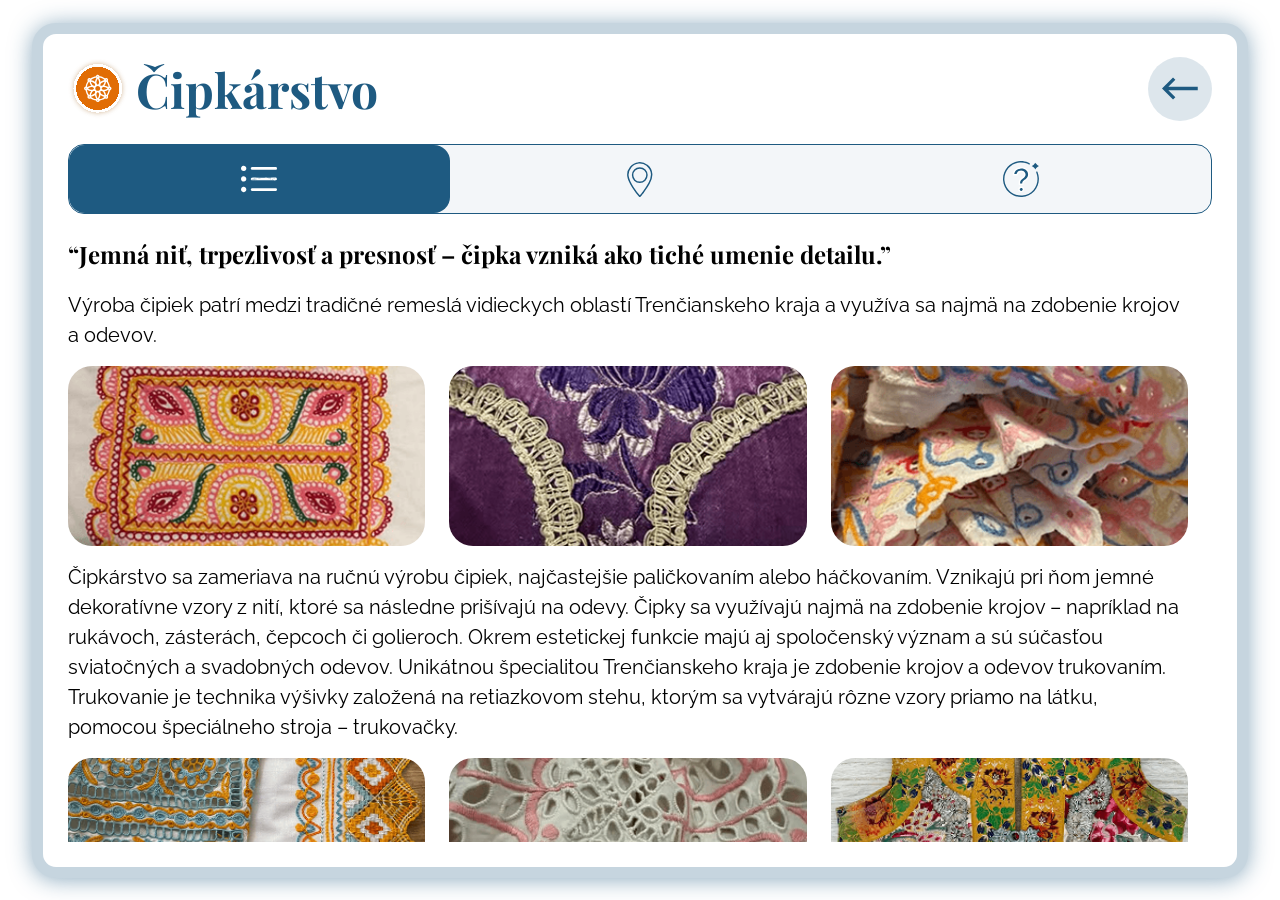
<file: html_casti/cipkarstvo.html>
<!doctype html>
<html lang="sk">
  <head>
    <meta charset="utf-8" />
    <meta name="viewport" content="width=device-width, initial-scale=1" />
    <link rel="preconnect" href="https://fonts.googleapis.com" />
    <link rel="preconnect" href="https://fonts.gstatic.com" crossorigin />
    <link
      href="https://fonts.googleapis.com/css2?family=Playfair+Display:ital,wght@0,400..900;1,400..900&family=Raleway:ital,wght@0,100..900;1,100..900&display=swap"
      rel="stylesheet"
    />
    <title>Čipkárstvo</title>
    <link rel="stylesheet" href="css/styles_main.css" />
  </head>
  <body>
    <div class="panel">
      <div class="header">
        <div class="header_first">
          <img class="img_header" src="../images/cipkarstvo_svg_icon.svg" />
          <div class="title">Čipkárstvo</div>
        </div>
        <a class="circle-btn" href="remesla.html">
          <img class="btn_icon" src="../images/arrow_icon_back.svg"
        /></a>
      </div>

      <div class="tabs">
        <button id="tabText" class="tab active btn" onclick="showPage('text')">
          <img class="btn_icon" src="../images/list_icon.svg" />
        </button>
        <button id="tabText4" class="tab btn" onclick="showPage('text4')">
          <img class="btn_icon" src="../images/location_icon.svg" />
        </button>

        <button id="tabText2" class="tab btn" onclick="showPage('text2')">
          <img class="btn_icon" src="../images/question_icon.svg" />
        </button>
      </div>

      <div class="content">
        <div id="textPage" class="page active">
          <div class="text-container">
            <h2>
              “Jemná niť, trpezlivosť a presnosť – čipka vzniká ako tiché umenie
              detailu.”
            </h2>
            <p>
              Výroba čipiek patrí medzi tradičné remeslá vidieckych oblastí
              Trenčianskeho kraja a využíva sa najmä na zdobenie krojov a
              odevov.
            </p>

            <div class="three_img">
              <img class="" src="../images/cipkarstvo/1.png" />
              <img class="" src="../images/cipkarstvo/2.png" />
              <img class="" src="../images/cipkarstvo/3.png" />
            </div>

            <p>
              Čipkárstvo sa zameriava na ručnú výrobu čipiek, najčastejšie
              paličkovaním alebo háčkovaním. Vznikajú pri ňom jemné dekoratívne
              vzory z nití, ktoré sa následne prišívajú na odevy. Čipky sa
              využívajú najmä na zdobenie krojov – napríklad na rukávoch,
              zásterách, čepcoch či golieroch. Okrem estetickej funkcie majú aj
              spoločenský význam a sú súčasťou sviatočných a svadobných odevov.
              Unikátnou špecialitou Trenčianskeho kraja je zdobenie krojov a
              odevov trukovaním. Trukovanie je technika výšivky založená na
              retiazkovom stehu, ktorým sa vytvárajú rôzne vzory priamo na
              látku, pomocou špeciálneho stroja – trukovačky.
            </p>

            <div class="three_img">
              <img class="" src="../images/cipkarstvo/4.png" />
              <img class="" src="../images/cipkarstvo/5.png" />
              <img class="" src="../images/cipkarstvo/6.png" />
            </div>

            <p>
              Trukovanie je regionálna špecialita tejto oblasti, zatiaľ čo
              čipkárstvo patrí medzi rozšírené remeslá v širšom regióne.
              Čipkárstvo sa s trukovaním často kombinuje a spolu vytvárajú
              bohatý a harmonický vzhľad krojov.
            </p>
          </div>
        </div>

        <div id="text2Page" class="page">
          <div class="text-container">
            <p>
              Vzory čipiek sa často dedia z generácie na generáciu a každá obec
              môže mať svoj typický štýl zdobenia. Trukovárky si svoje know-how
              často starostlivo chránili a len zriedka ho odovzdávali ďalej, aby
              si zachovali jedinečnosť svojej práce. V Čachticiach vzniká
              krojové múzeum, kde bude túto techniku predvádzať súčasná jediná
              aktívna trukovárka, Magdaléna Miklovič Černoková.
            </p>
          </div>
        </div>

        <div id="text4Page" class="page">
          <img class="mapa" src="../images/cipkarstvo/mapa_cipkarstvo.png" />
        </div>
      </div>
    </div>
    <script src="js/script_main.js"></script>
  </body>
</html>
</file>
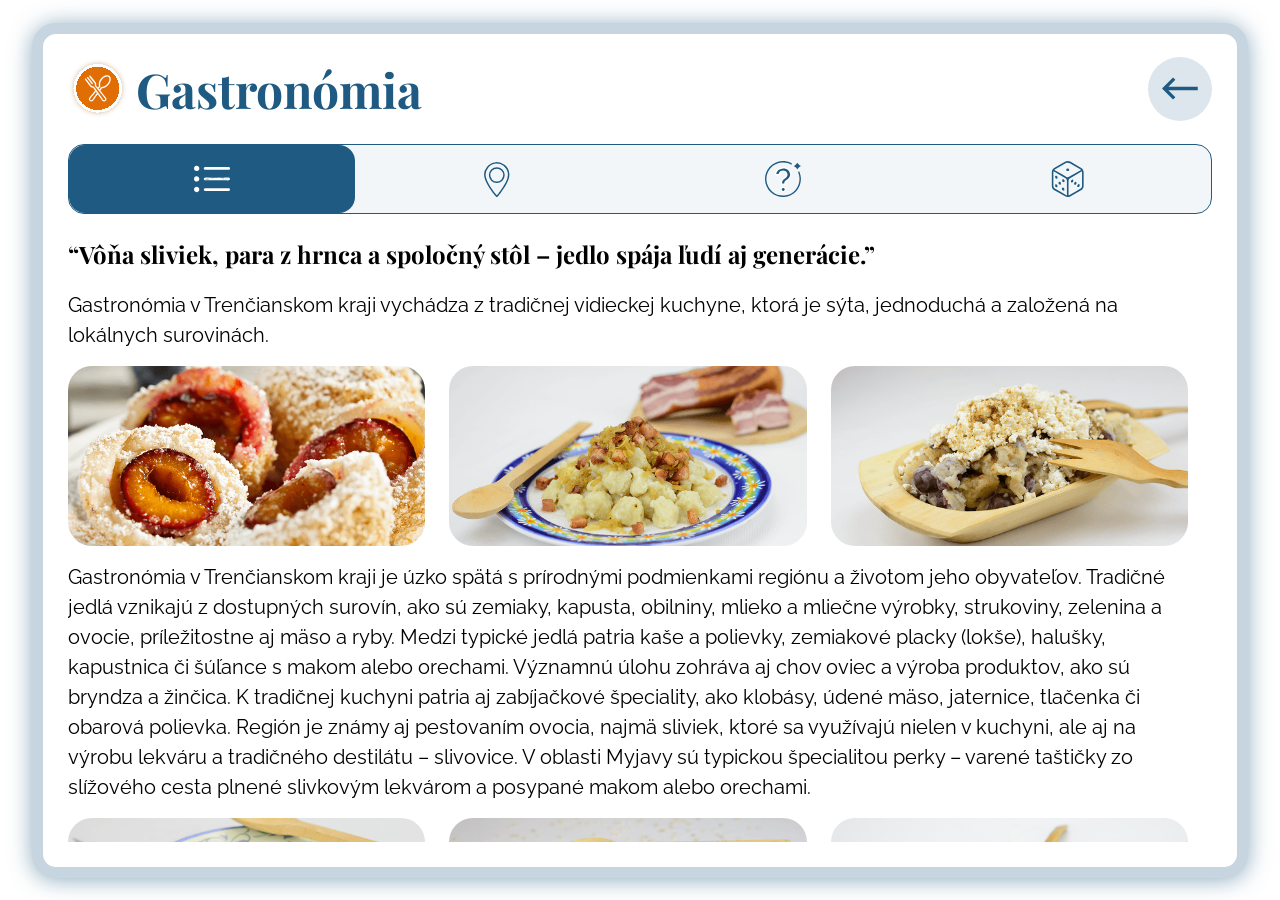
<file: html_casti/gastronomia.html>
<!doctype html>
<html lang="sk">
  <head>
    <meta charset="utf-8" />
    <meta name="viewport" content="width=device-width, initial-scale=1" />
    <link rel="preconnect" href="https://fonts.googleapis.com" />
    <link rel="preconnect" href="https://fonts.gstatic.com" crossorigin />
    <link
      href="https://fonts.googleapis.com/css2?family=Playfair+Display:ital,wght@0,400..900;1,400..900&family=Raleway:ital,wght@0,100..900;1,100..900&display=swap"
      rel="stylesheet"
    />
    <title>Gastronómia</title>
    <link rel="stylesheet" href="css/styles_game.css" />
    <link rel="stylesheet" href="css/styles_main.css" />
  </head>
  <body>
    <div class="panel">
      <div class="header">
        <div class="header_first">
          <img class="img_header" src="../images/gastro_icon.svg" />
          <div class="title">Gastronómia</div>
        </div>
        <a class="circle-btn" href="remesla.html">
          <img class="btn_icon" src="../images/arrow_icon_back.svg"
        /></a>
      </div>

      <div class="tabs">
        <button id="tabText" class="tab active btn" onclick="showPage('text')">
          <img class="btn_icon" src="../images/list_icon.svg" />
        </button>
        <button id="tabText4" class="tab btn" onclick="showPage('text4')">
          <img class="btn_icon" src="../images/location_icon.svg" />
        </button>

        <button id="tabText2" class="tab btn" onclick="showPage('text2')">
          <img class="btn_icon" src="../images/question_icon.svg" />
        </button>
        <button id="tabText3" class="tab btn" onclick="showPage('text3')">
          <img class="btn_icon" src="../images/kocka_icon.svg" />
        </button>
      </div>

      <div class="content">
        <div id="textPage" class="page active">
          <div class="text-container">
            <h2>
              “Vôňa sliviek, para z hrnca a spoločný stôl – jedlo spája ľudí aj
              generácie.”
            </h2>
            <p>
              Gastronómia v Trenčianskom kraji vychádza z tradičnej vidieckej
              kuchyne, ktorá je sýta, jednoduchá a založená na lokálnych
              surovinách.
            </p>

            <div class="three_img">
              <img class="" src="../images/gastronomia/1.png" />
              <img class="" src="../images/gastronomia/2.png" />
              <img class="" src="../images/gastronomia/3.png" />
            </div>

            <p>
              Gastronómia v Trenčianskom kraji je úzko spätá s prírodnými
              podmienkami regiónu a životom jeho obyvateľov. Tradičné jedlá
              vznikajú z dostupných surovín, ako sú zemiaky, kapusta, obilniny,
              mlieko a mliečne výrobky, strukoviny, zelenina a ovocie,
              príležitostne aj mäso a ryby. Medzi typické jedlá patria kaše a
              polievky, zemiakové placky (lokše), halušky, kapustnica či šúľance
              s makom alebo orechami. Významnú úlohu zohráva aj chov oviec a
              výroba produktov, ako sú bryndza a žinčica. K tradičnej kuchyni
              patria aj zabíjačkové špeciality, ako klobásy, údené mäso,
              jaternice, tlačenka či obarová polievka. Región je známy aj
              pestovaním ovocia, najmä sliviek, ktoré sa využívajú nielen v
              kuchyni, ale aj na výrobu lekváru a tradičného destilátu –
              slivovice. V oblasti Myjavy sú typickou špecialitou perky – varené
              taštičky zo slížového cesta plnené slivkovým lekvárom a posypané
              makom alebo orechami.
            </p>

            <div class="three_img">
              <img class="" src="../images/gastronomia/4.png" />
              <img class="" src="../images/gastronomia/5.png" />
              <img class="" src="../images/gastronomia/6.png" />
            </div>
            <p>
              Varenie slivkového lekváru bolo spoločenskou udalosťou, na ktorej
              sa stretávala širšia rodina aj susedia. Obľúbenou pochúťkou je aj
              sušené ovocie, z ktorého sa pripravujú polievky a kaše.
              Gastronómia nie je len o jedle, ale aj o spoločných stretnutiach a
              tradíciách, ktoré sa odovzdávajú z generácie na generáciu. Najmä
              pri príležitostiach, ako sú zabíjačky či sviatky, sa pripravovali
              špeciálne tradičné jedlá, ktoré dodnes zohrávajú dôležitú úlohu v
              komunitnom živote.
            </p>
          </div>
        </div>

        <div id="text4Page" class="page">
          <img class="mapa" src="../images/gastronomia/mapa_gastro.png" />
        </div>

        <div id="text2Page" class="page">
          <div class="text-container">
            <p>
              Na Myjave sa dodnes pripravuje obradová cestovina – tzv. hrtánki,
              ktoré sa pripravovali v pitlikárskych rodinách (pitlikár – tkáč,
              ktorý tká špeciálne plátenko využívané ako sitá do mlynov) na
              opotrebovanej časti tkáčskeho stavu – paprsteku. Pripravovali sa
              ako závarka do morčacej a slepačej polievky počas slávnostných
              príležitostí.
            </p>
          </div>
        </div>
        <div id="text3Page" class="page">
          <section id="ingredients-game" class="game-panel">
            <section class="gastronomia_top" aria-label="Zadanie procesu">
              <div class="gastronomia_picture_text">
                <img class="" src="assets/images/misa.svg" />
                <p class="strong_p">Uvar tradičné slovenské perky</p>
              </div>

              <div class="recipe-status" aria-label="Stav receptu">
                <span id="recipe-round">1/3</span>
                <strong id="recipe-timer">12.0 </strong>
              </div>
            </section>

            <section class="recipe-board" aria-label="Skladanie receptu">
              <section class="recipe-card" aria-label="Aktualny recept">
                <p class="column-title">Recept</p>
                <h3 id="recipe-name">Zemiakove cesto</h3>
                <p id="recipe-instruction" class="recipe-instruction"></p>
                <div
                  id="recipe-targets"
                  class="recipe-targets"
                  aria-label="Potrebne ingrediencie"
                ></div>
                <div class="timing-track" aria-label="Cas do konca kola">
                  <span id="timing-fill"></span>
                </div>
                <p id="recipe-feedback" class="feedback" aria-live="polite"></p>
              </section>

              <section class="mixing-zone" aria-label="Miska na miesanie">
                <p class="column-title">Misa</p>
                <div id="mixing-bowl" class="mixing-bowl">
                  <span class="steam steam-one" aria-hidden="true"></span>
                  <span class="steam steam-two" aria-hidden="true"></span>
                  <span class="steam steam-three" aria-hidden="true"></span>
                  <span class="bubble bubble-one" aria-hidden="true"></span>
                  <span class="bubble bubble-two" aria-hidden="true"></span>
                  <span class="bubble bubble-three" aria-hidden="true"></span>
                  <span class="cooking-surface" aria-hidden="true"></span>
                  <span class="stir-line stir-one" aria-hidden="true"></span>
                  <span class="stir-line stir-two" aria-hidden="true"></span>

                  <div
                    id="stage-product"
                    class="stage-product stage-board"
                    aria-hidden="true"
                  >
                    <img
                      class="scene-image scene-board"
                      src="assets/ingredients/cutting-board.svg"
                      alt=""
                    />
                    <img
                      class="scene-image scene-pot"
                      src="assets/ingredients/cooking-pot.svg"
                      alt=""
                    />
                    <img
                      class="scene-image scene-plate"
                      src="assets/ingredients/plate-empty.svg"
                      alt=""
                    />

                    <span class="rolling-pin"></span>
                    <span class="knife"></span>
                    <span class="dough-shape"></span>
                    <span class="dough-piece piece-one"></span>
                    <span class="dough-piece piece-two"></span>
                    <span class="dough-piece piece-three"></span>
                    <span class="jam-dot jam-one"></span>
                    <span class="jam-dot jam-two"></span>
                    <span class="jam-dot jam-three"></span>
                    <span class="press press-one"></span>
                    <span class="press press-two"></span>
                    <span class="press press-three"></span>
                    <span class="perky-piece perky-one"></span>
                    <span class="perky-piece perky-two"></span>
                    <span class="perky-piece perky-three"></span>
                    <span class="strainer"></span>
                    <span class="sprinkle sprinkle-one"></span>
                    <span class="sprinkle sprinkle-two"></span>
                    <span class="sprinkle sprinkle-three"></span>
                  </div>

                  <span
                    id="stage-label"
                    class="stage-label"
                    aria-live="polite"
                  ></span>
                  <span class="bowl-rim"></span>
                  <span id="bowl-placeholder" class="bowl-placeholder"
                    >Pusti surovinu sem</span
                  >
                  <div id="bowl-items" class="bowl-items"></div>
                </div>
              </section>
              <section class="ingredients-shelf" aria-label="Ingrediencie">
                <p class="column-title">Suroviny</p>
                <div id="ingredient-bank" class="ingredient-bank"></div>
              </section>
            </section>

            <section
              class="process-actions-gastro"
              aria-label="Ovladanie receptu"
            >
              <button id="start-recipe" class="secondary-button" type="button">
                Štart
              </button>
              <button id="reset-recipe" class="primary-button" type="button">
                Reset
              </button>
            </section>
          </section>

          <div id="recipe-finished" class="recipe-finished hidden">
            <img id="dialog-image" src="../images/gastronomia/perky.png" />
            <h2 id="dialog-title">Perfektné!</h2>
            <p id="result">Už vieš pripraviť perky ako pravý šéfkuchár!</p>

            <button id="play-again" class="secondary-button" type="button">
              Hrať znova
            </button>
          </div>
        </div>
      </div>
    </div>

    <script src="js/script_main.js"></script>
    <script src="js/script_gastronomia.js"></script>
  </body>
</html>
</file>
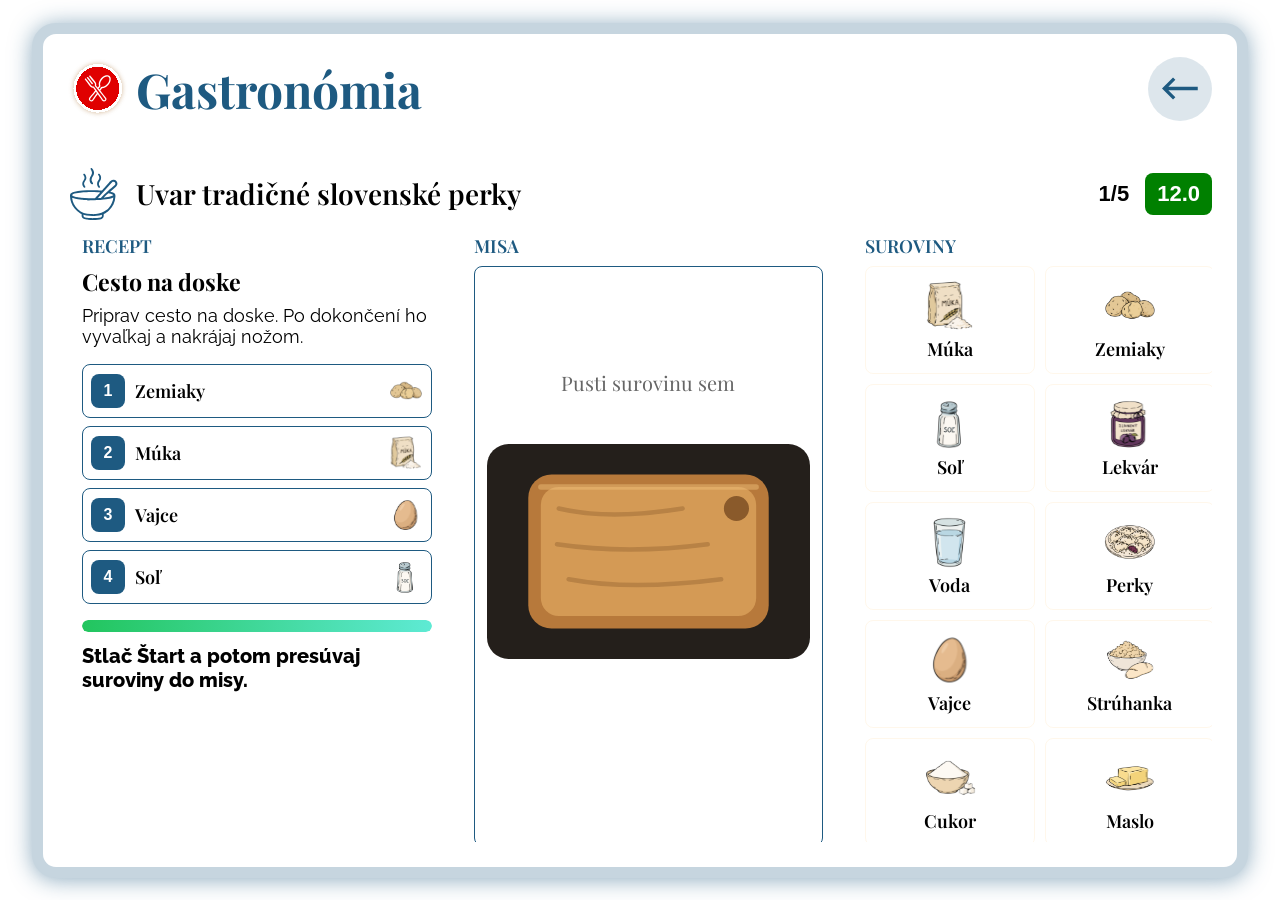
<file: html_casti/hra_gastronomia.html>
<!doctype html>
<html lang="sk">
  <head>
    <meta charset="utf-8" />
    <meta name="viewport" content="width=device-width, initial-scale=1" />
    <link rel="preconnect" href="https://fonts.googleapis.com" />
    <link rel="preconnect" href="https://fonts.gstatic.com" crossorigin />
    <link
      href="https://fonts.googleapis.com/css2?family=Playfair+Display:ital,wght@0,400..900;1,400..900&family=Raleway:ital,wght@0,100..900;1,100..900&display=swap"
      rel="stylesheet"
    />
    <title>Gastronómia</title>
    <link rel="stylesheet" href="css/styles_game.css" />
    <link rel="stylesheet" href="css/styles_main.css" />
  </head>
  <body>
    <div class="panel">
      <div class="header">
        <div class="header_first">
          <img class="img_header" src="../images/hra_gastronomia.svg" />
          <div class="title">Gastronómia</div>
        </div>
        <a class="circle-btn" href="hry.html">
          <img class="btn_icon" src="../images/arrow_icon_back.svg"
        /></a>
      </div>

      <div class="content">
        <div id="text3Page" class="page active">
          <section id="ingredients-game" class="game-panel">
            <section class="gastronomia_top" aria-label="Zadanie procesu">
              <div class="gastronomia_picture_text">
                <img class="" src="assets/images/misa.svg" />
                <p class="strong_p">Uvar tradičné slovenské perky</p>
              </div>

              <div class="recipe-status" aria-label="Stav receptu">
                <span id="recipe-round">1/3</span>
                <strong id="recipe-timer">12.0 </strong>
              </div>
            </section>

            <section class="recipe-board" aria-label="Skladanie receptu">
              <section class="recipe-card" aria-label="Aktualny recept">
                <p class="column-title">Recept</p>
                <h3 id="recipe-name">Zemiakove cesto</h3>
                <p id="recipe-instruction" class="recipe-instruction"></p>
                <div
                  id="recipe-targets"
                  class="recipe-targets"
                  aria-label="Potrebne ingrediencie"
                ></div>
                <div class="timing-track" aria-label="Cas do konca kola">
                  <span id="timing-fill"></span>
                </div>
                <p id="recipe-feedback" class="feedback" aria-live="polite"></p>
              </section>

              <section class="mixing-zone" aria-label="Miska na miesanie">
                <p class="column-title">Misa</p>
                <div id="mixing-bowl" class="mixing-bowl">
                  <span class="steam steam-one" aria-hidden="true"></span>
                  <span class="steam steam-two" aria-hidden="true"></span>
                  <span class="steam steam-three" aria-hidden="true"></span>
                  <span class="bubble bubble-one" aria-hidden="true"></span>
                  <span class="bubble bubble-two" aria-hidden="true"></span>
                  <span class="bubble bubble-three" aria-hidden="true"></span>
                  <span class="cooking-surface" aria-hidden="true"></span>
                  <span class="stir-line stir-one" aria-hidden="true"></span>
                  <span class="stir-line stir-two" aria-hidden="true"></span>

                  <div
                    id="stage-product"
                    class="stage-product stage-board"
                    aria-hidden="true"
                  >
                    <img
                      class="scene-image scene-board"
                      src="assets/ingredients/cutting-board.svg"
                      alt=""
                    />
                    <img
                      class="scene-image scene-pot"
                      src="assets/ingredients/cooking-pot.svg"
                      alt=""
                    />
                    <img
                      class="scene-image scene-plate"
                      src="assets/ingredients/plate-empty.svg"
                      alt=""
                    />

                    <span class="rolling-pin"></span>
                    <span class="knife"></span>
                    <span class="dough-shape"></span>
                    <span class="dough-piece piece-one"></span>
                    <span class="dough-piece piece-two"></span>
                    <span class="dough-piece piece-three"></span>
                    <span class="jam-dot jam-one"></span>
                    <span class="jam-dot jam-two"></span>
                    <span class="jam-dot jam-three"></span>
                    <span class="press press-one"></span>
                    <span class="press press-two"></span>
                    <span class="press press-three"></span>
                    <span class="perky-piece perky-one"></span>
                    <span class="perky-piece perky-two"></span>
                    <span class="perky-piece perky-three"></span>
                    <span class="strainer"></span>
                    <span class="sprinkle sprinkle-one"></span>
                    <span class="sprinkle sprinkle-two"></span>
                    <span class="sprinkle sprinkle-three"></span>
                  </div>

                  <span
                    id="stage-label"
                    class="stage-label"
                    aria-live="polite"
                  ></span>
                  <span class="bowl-rim"></span>
                  <span id="bowl-placeholder" class="bowl-placeholder"
                    >Pusti surovinu sem</span
                  >
                  <div id="bowl-items" class="bowl-items"></div>
                </div>
              </section>
              <section class="ingredients-shelf" aria-label="Ingrediencie">
                <p class="column-title">Suroviny</p>
                <div id="ingredient-bank" class="ingredient-bank"></div>
              </section>
            </section>

            <section
              class="process-actions-gastro"
              aria-label="Ovladanie receptu"
            >
              <button id="start-recipe" class="secondary-button" type="button">
                Štart
              </button>
              <button id="reset-recipe" class="primary-button" type="button">
                Reset
              </button>
            </section>
          </section>

          <div id="recipe-finished" class="recipe-finished hidden">
            <img id="dialog-image" src="../images/gastronomia/perky.png" />
            <h2 id="dialog-title">Perfektné!</h2>
            <p id="result">Už vieš pripraviť perky ako pravý šéfkuchár!</p>

            <button id="play-again" class="secondary-button" type="button">
              Hrať znova
            </button>
          </div>
        </div>
      </div>
    </div>

    <script src="js/script_main.js"></script>
    <script src="js/script_gastronomia.js"></script>
  </body>
</html>
</file>
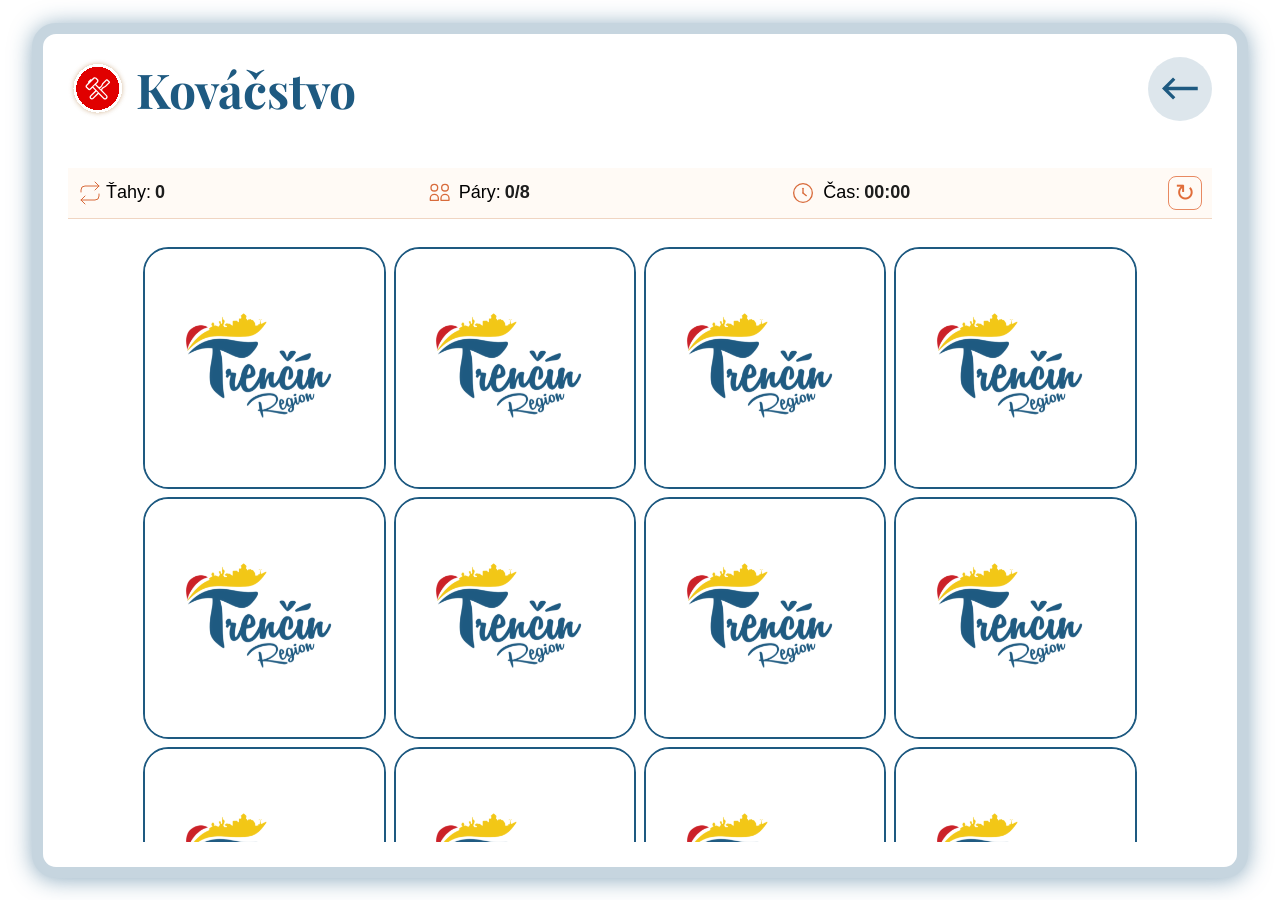
<file: html_casti/hra_kovacstvo.html>
<!doctype html>
<html lang="sk">
  <head>
    <meta charset="utf-8" />
    <meta name="viewport" content="width=device-width, initial-scale=1" />
    <link rel="preconnect" href="https://fonts.googleapis.com" />
    <link rel="preconnect" href="https://fonts.gstatic.com" crossorigin />
    <link
      href="https://fonts.googleapis.com/css2?family=Playfair+Display:ital,wght@0,400..900;1,400..900&family=Raleway:ital,wght@0,100..900;1,100..900&display=swap"
      rel="stylesheet"
    />
    <title>Kováčstvo</title>
    <link rel="stylesheet" href="css/styles_game.css" />
    <link rel="stylesheet" href="css/styles_main.css" />
  </head>
  <body>
    <div class="panel">
      <div class="header">
        <div class="header_first">
          <img class="img_header" src="../images/hra_kovacstvo.svg" />
          <div class="title">Kováčstvo</div>
        </div>
        <a class="circle-btn" href="hry.html">
          <img class="btn_icon" src="../images/arrow_icon_back.svg"
        /></a>
      </div>

      <div class="content">
        <div id="text3Page" class="page active">
          <main class="app game-compact">
            <section id="game-toolbar">
              <div class="game-stat">
                <img src="assets/images/tahy.svg" alt="" />
                <small>Ťahy:</small>
                <strong id="moves">0</strong>
              </div>

              <div class="game-stat">
                <img src="assets/images/users.svg" alt="" />
                <small>Páry:</small>
                <strong
                  ><span id="matches">0</span>/<span id="pair-total"
                    >8</span
                  ></strong
                >
              </div>

              <div class="game-stat">
                <img src="assets/images/cas.svg" alt="" />
                <small>Čas:</small>
                <strong id="timer">00:00</strong>
              </div>

              <button id="new-game" class="restart-btn" type="button">↻</button>
            </section>

            <section id="memory-game" class="game-panel">
              <section
                id="game-board"
                class="board"
                aria-label="Hracia plocha pexesa"
              ></section>
            </section>

            <section id="game-finish" class="game-finish" hidden>
              <img
                src="../images/kovacstvo/4.png"
                alt="Úspech"
                class="success_sklarstvo_img"
              />
              <h2>Úžasné!</h2>

              <p class="finish-text">Kováčska práca Ti ide od ruky.</p>

              <div class="finish-stats">
                <div>
                  <span>Čas</span>
                  <strong id="finish-time"></strong>
                </div>

                <div>
                  <span>Ťahy</span>
                  <strong id="finish-moves"></strong>
                </div>
              </div>

              <button id="play-again" class="finish-button">Hrať znova</button>
            </section>
          </main>
        </div>
      </div>
    </div>

    <script src="js/script_main.js"></script>
    <script src="js/script_kovacstvo.js"></script>
  </body>
</html>
</file>
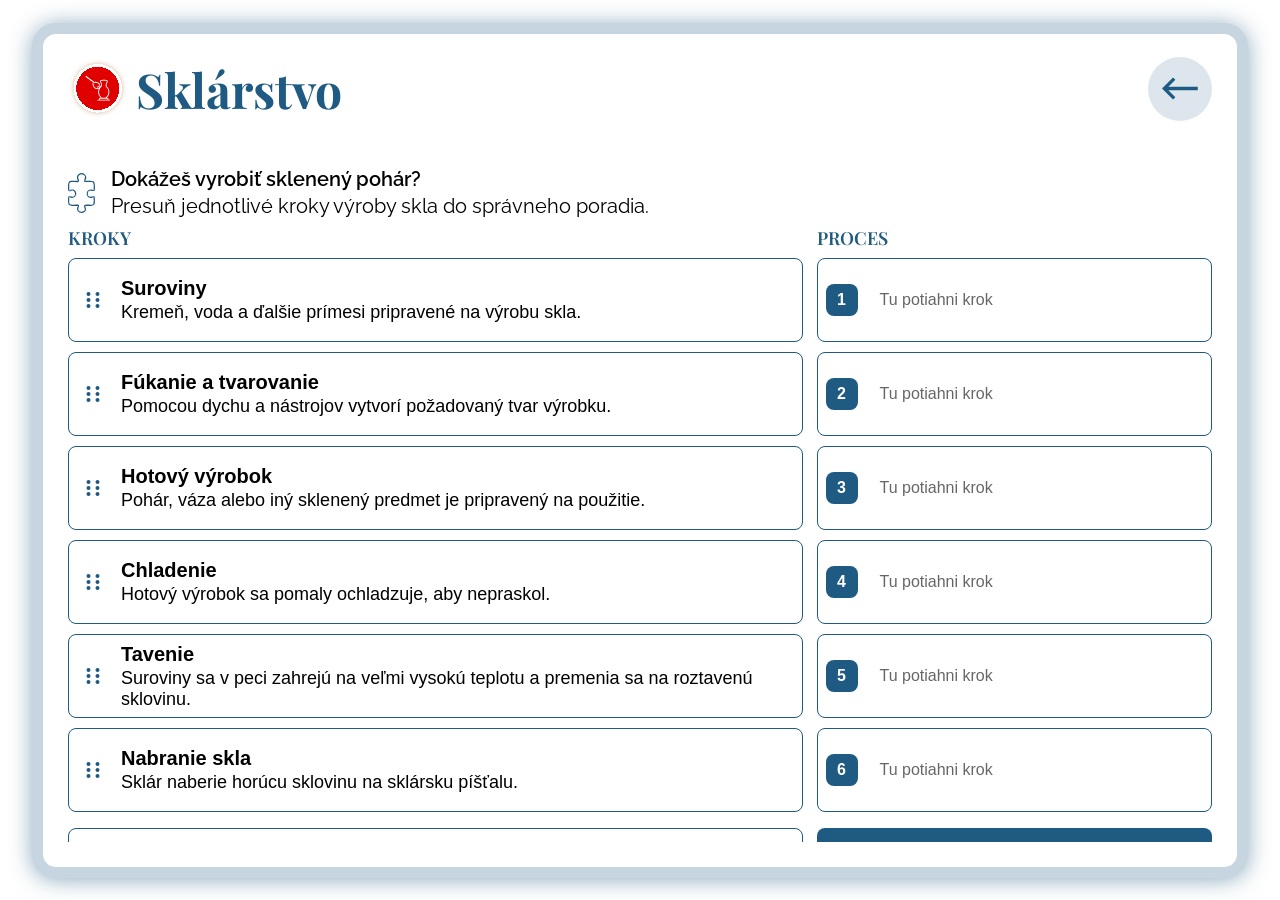
<file: html_casti/hra_sklarstvo.html>
<!doctype html>
<html lang="sk">
  <head>
    <meta charset="utf-8" />
    <meta name="viewport" content="width=device-width, initial-scale=1" />
    <link rel="preconnect" href="https://fonts.googleapis.com" />
    <link rel="preconnect" href="https://fonts.gstatic.com" crossorigin />
    <link
      href="https://fonts.googleapis.com/css2?family=Playfair+Display:ital,wght@0,400..900;1,400..900&family=Raleway:ital,wght@0,100..900;1,100..900&display=swap"
      rel="stylesheet"
    />
    <title>Sklárstvo</title>
    <link rel="stylesheet" href="css/styles_game.css" />
    <link rel="stylesheet" href="css/styles_main.css" />
  </head>
  <body>
    <div class="panel">
      <div class="header">
        <div class="header_first">
          <img class="img_header" src="../images/hra_sklarstvo.svg" />
          <div class="title">Sklárstvo</div>
        </div>
        <a class="circle-btn" href="hry.html">
          <img class="btn_icon" src="../images/arrow_icon_back.svg"
        /></a>
      </div>

      <div class="content">
        <div id="text3Page" class="page active">
          <div class="">
            <section id="process-game" class="game-panel">
              <section class="sklarstvo_top" aria-label="Zadanie procesu">
                <img class="" src="assets/images/puzzle.svg" />
                <div class="sklarstvo_top_2">
                  <p class="strong_p">Dokážeš vyrobiť sklenený pohár?</p>
                  <p>
                    Presuň jednotlivé kroky výroby skla do správneho poradia.
                  </p>
                </div>
              </section>

              <section class="process-layout" aria-label="Skladanie procesu">
                <div>
                  <p class="column-title">Kroky</p>
                  <section
                    id="process-bank"
                    class="process-bank"
                    aria-label="Kroky na vlozenie"
                  ></section>
                </div>

                <div>
                  <p class="column-title">Proces</p>
                  <section
                    id="process-list"
                    class="process-list"
                    aria-label="Okienka procesu"
                  ></section>
                </div>
              </section>

              <section class="process-actions" aria-label="Ovládanie procesu">
                <button id="reset-process" class="primary-button" type="button">
                  Premiešať
                </button>

                <button
                  id="check-process"
                  class="secondary-button"
                  type="button"
                >
                  Skontrolovať
                </button>
              </section>

              <p id="process-feedback" class="feedback" aria-live="polite">
                <span id="process-score" style="display: none">0/6</span>
              </p>
            </section>

            <section
              id="process-success"
              class="game-panel hidden"
              style="text-align: center; padding: 40px 20px"
            >
              <div style="margin-bottom: 24px">
                <img
                  src="assets/images/sklarstvo_success.png"
                  alt="Úspech"
                  class="success_sklarstvo_img"
                />
              </div>
              <h2
                style="
                  font-size: 24px;
                  font-weight: 700;
                  color: #1e5a81;
                  margin-bottom: 12px;
                "
              >
                Gratulujeme! Stal si sa majstrom sklárskeho remesla.
              </h2>
              <p style="font-size: 16px; color: #495057; margin: 0">
                Práve si si vyskúšal/-a základný postup výroby skla. Podobným
                spôsobom vznikali sklenené výrobky aj v sklárskych hutách v
                Gápeli, Lednických Rovniach či Nemšovej.
              </p>

              <div style="margin-top: 24px">
                <button
                  id="retry-process"
                  class="secondary-button"
                  type="button"
                >
                  Zopakovať
                </button>
              </div>
            </section>
          </div>
        </div>
      </div>
    </div>

    <script src="js/script_main.js"></script>
    <script src="js/script_sklarstvo.js"></script>
  </body>
</html>
</file>
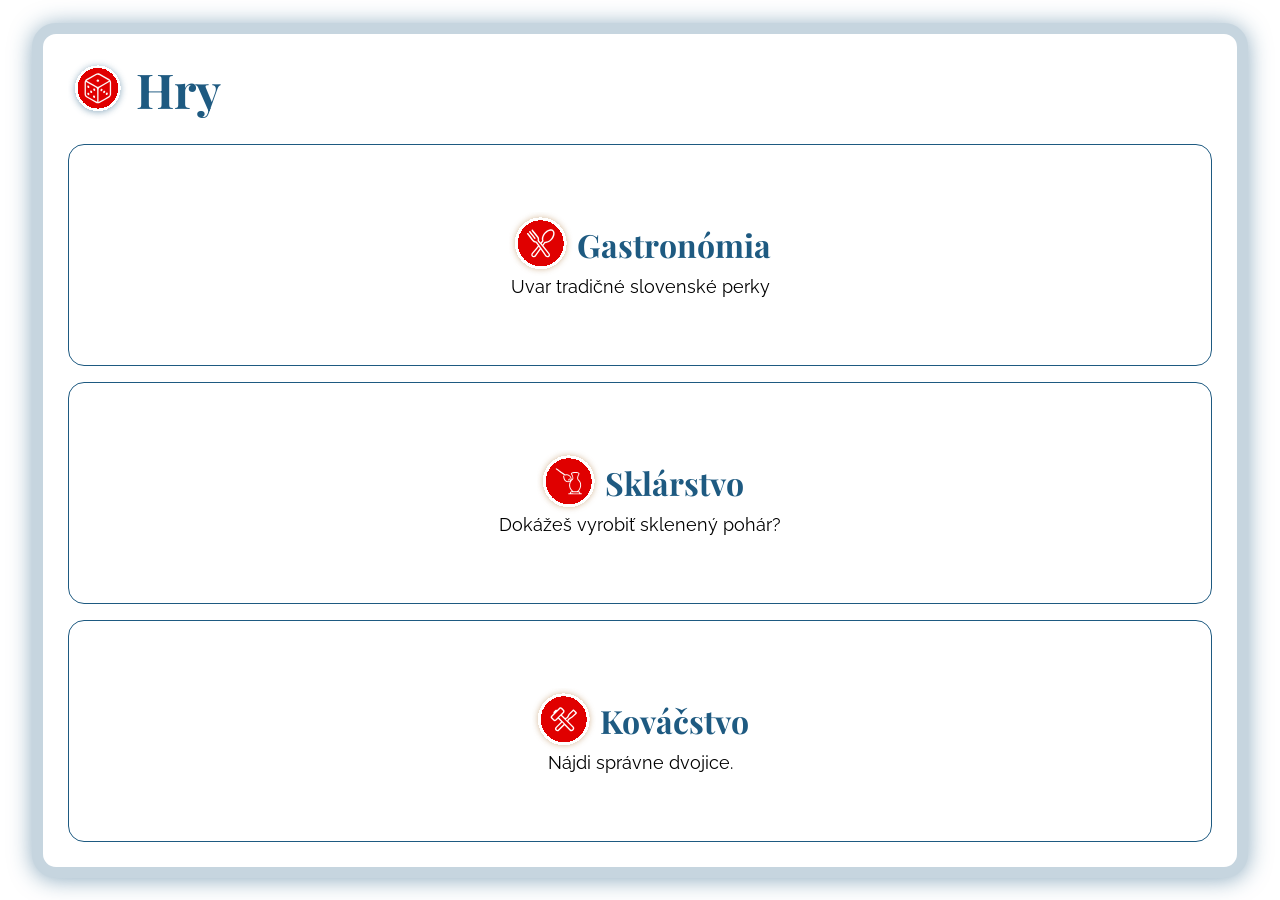
<file: html_casti/hry.html>
<!doctype html>
<html lang="sk">
  <head>
    <meta charset="utf-8" />
    <meta name="viewport" content="width=device-width, initial-scale=1" />
    <link rel="preconnect" href="https://fonts.googleapis.com" />
    <link rel="preconnect" href="https://fonts.gstatic.com" crossorigin />
    <link
      href="https://fonts.googleapis.com/css2?family=Playfair+Display:ital,wght@0,400..900;1,400..900&family=Raleway:ital,wght@0,100..900;1,100..900&display=swap"
      rel="stylesheet"
    />
    <title>Hry</title>
    <link rel="stylesheet" href="css/styles_main.css" />
  </head>
  <body>
    <div class="panel">
      <div class="header">
        <div class="header_first">
          <img class="img_header" src="../images/hry_icon.svg" alt="Hry" />
          <div class="title">Hry</div>
        </div>
      </div>

      <div class="content">
        <div class="games-menu">
          <a href="hra_gastronomia.html" class="game-item">
            <div class="game-icon-wrapper">
              <img
                src="../images/hra_gastronomia.svg"
                alt="Gastronómia"
                class="game-icon"
              />
              <h3>Gastronómia</h3>
            </div>

            <p>Uvar tradičné slovenské perky</p>
          </a>

          <a href="hra_sklarstvo.html" class="game-item">
            <div class="game-icon-wrapper">
              <img
                src="../images/hra_sklarstvo.svg"
                alt="Sklárstvo"
                class="game-icon"
              />
              <h3>Sklárstvo</h3>
            </div>

            <p>Dokážeš vyrobiť sklenený pohár?</p>
          </a>

          <a href="hra_kovacstvo.html" class="game-item">
            <div class="game-icon-wrapper red-circle">
              <img
                src="../images/hra_kovacstvo.svg"
                alt="Kováčstvo"
                class="game-icon"
              />
              <h3>Kováčstvo</h3>
            </div>

            <p>Nájdi správne dvojice.</p>
          </a>
        </div>
      </div>
    </div>

    <script src="js/script_main.js"></script>
  </body>
</html>
</file>
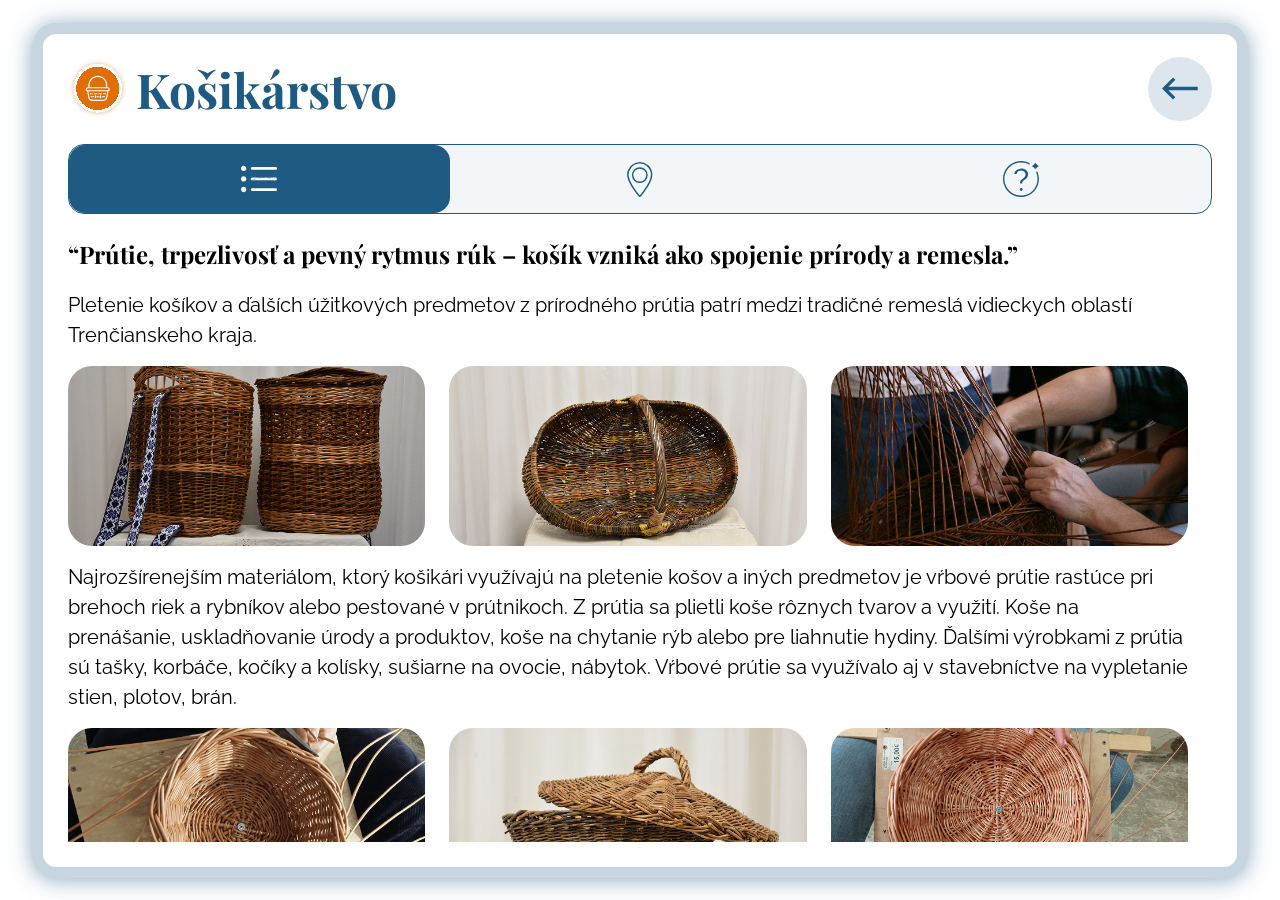
<file: html_casti/kosikarstvo.html>
<!doctype html>
<html lang="sk">
  <head>
    <meta charset="utf-8" />
    <meta name="viewport" content="width=device-width, initial-scale=1" />
    <link rel="preconnect" href="https://fonts.googleapis.com" />
    <link rel="preconnect" href="https://fonts.gstatic.com" crossorigin />
    <link
      href="https://fonts.googleapis.com/css2?family=Playfair+Display:ital,wght@0,400..900;1,400..900&family=Raleway:ital,wght@0,100..900;1,100..900&display=swap"
      rel="stylesheet"
    />
    <title>Košikárstvo</title>
    <link rel="stylesheet" href="css/styles_main.css" />
  </head>
  <body>
    <div class="panel">
      <div class="header">
        <div class="header_first">
          <img class="img_header" src="../images/kosikarstvo_icon.svg" />
          <div class="title">Košikárstvo</div>
        </div>
        <a class="circle-btn" href="remesla.html">
          <img class="btn_icon" src="../images/arrow_icon_back.svg"
        /></a>
      </div>

      <div class="tabs">
        <button id="tabText" class="tab active btn" onclick="showPage('text')">
          <img class="btn_icon" src="../images/list_icon.svg" />
        </button>

        <button id="tabText4" class="tab btn" onclick="showPage('text4')">
          <img class="btn_icon" src="../images/location_icon.svg" />
        </button>

        <button id="tabText2" class="tab btn" onclick="showPage('text2')">
          <img class="btn_icon" src="../images/question_icon.svg" />
        </button>
      </div>

      <div class="content">
        <div id="textPage" class="page active">
          <div class="text-container">
            <h2>
              “Prútie, trpezlivosť a pevný rytmus rúk – košík vzniká ako
              spojenie prírody a remesla.”
            </h2>
            <p>
              Pletenie košíkov a ďalších úžitkových predmetov z prírodného
              prútia patrí medzi tradičné remeslá vidieckych oblastí
              Trenčianskeho kraja.
            </p>

            <div class="three_img">
              <img class="" src="../images/kosikarstvo/1.png" />
              <img class="" src="../images/kosikarstvo/2.png" />
              <img class="" src="../images/kosikarstvo/3.png" />
            </div>

            <p>
              Najrozšírenejším materiálom, ktorý košikári využívajú na pletenie
              košov a iných predmetov je vŕbové prútie rastúce pri brehoch riek
              a rybníkov alebo pestované v prútnikoch. Z prútia sa plietli koše
              rôznych tvarov a využití. Koše na prenášanie, uskladňovanie úrody
              a produktov, koše na chytanie rýb alebo pre liahnutie hydiny.
              Ďalšími výrobkami z prútia sú tašky, korbáče, kočíky a kolísky,
              sušiarne na ovocie, nábytok. Vŕbové prútie sa využívalo aj
              v stavebníctve na vypletanie stien, plotov, brán. 
            </p>
            <div class="three_img">
              <img class="" src="../images/kosikarstvo/4.png" />
              <img class="" src="../images/kosikarstvo/5.png" />
              <img class="" src="../images/kosikarstvo/6.png" />
            </div>
          </div>
        </div>

        <div id="text4Page" class="page">
          <img class="mapa" src="../images/kosikarstvo/mapa_kosikarstvo.png" />
        </div>

        <div id="text2Page" class="page">
          <div class="text-container">
            <p>
              Prútie sa pred pletením namáča, aby bolo pružné a nelámalo sa.
              Prútené výrobky sú zároveň úplne prírodné a biologicky
              rozložiteľné. Patrónom košikárov je sv. Anton Pustovník. V Beluši
              vznikla v roku 1893 prvá košikárska škola na území Slovenska. 
              (zdroj: Košikárstvo – premeny vŕbového prútia, Juriga Peter a kol.
              , ÚĽUV, 2007)
            </p>
          </div>
        </div>
        <div id="text3Page" class="page">
          <div class="text-container">
            <p>hra</p>
          </div>
        </div>
      </div>
    </div>

    <script src="js/script_main.js"></script>
  </body>
</html>
</file>
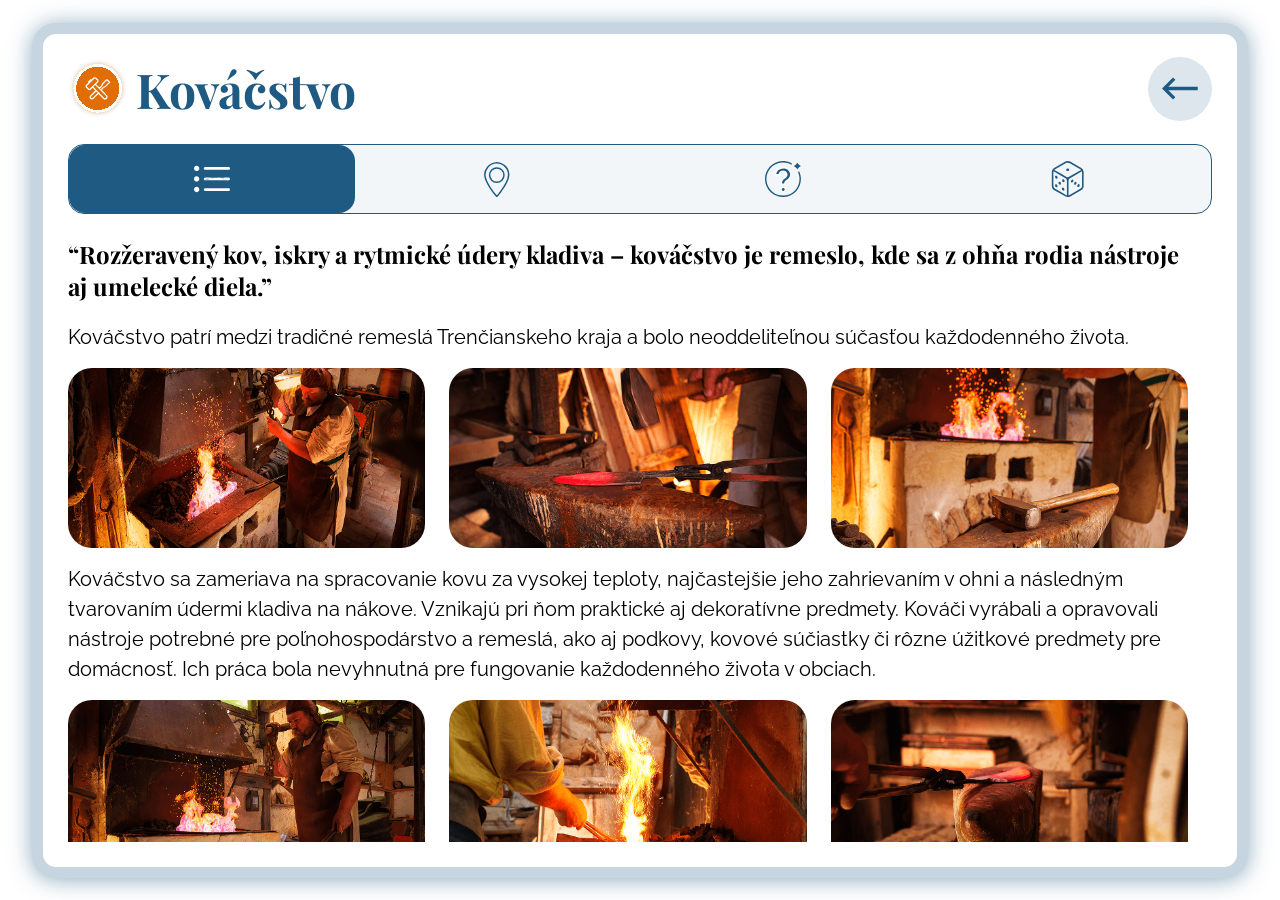
<file: html_casti/kovacstvo.html>
<!doctype html>
<html lang="sk">
  <head>
    <meta charset="utf-8" />
    <meta name="viewport" content="width=device-width, initial-scale=1" />
    <link rel="preconnect" href="https://fonts.googleapis.com" />
    <link rel="preconnect" href="https://fonts.gstatic.com" crossorigin />
    <link
      href="https://fonts.googleapis.com/css2?family=Playfair+Display:ital,wght@0,400..900;1,400..900&family=Raleway:ital,wght@0,100..900;1,100..900&display=swap"
      rel="stylesheet"
    />
    <title>Kováčstvo</title>
    <link rel="stylesheet" href="css/styles_game.css" />
    <link rel="stylesheet" href="css/styles_main.css" />
  </head>
  <body>
    <div class="panel">
      <div class="header">
        <div class="header_first">
          <img class="img_header" src="../images/kovacstvo_icon.svg" />
          <div class="title">Kováčstvo</div>
        </div>
        <a class="circle-btn" href="remesla.html">
          <img class="btn_icon" src="../images/arrow_icon_back.svg"
        /></a>
      </div>

      <div class="tabs">
        <button id="tabText" class="tab active btn" onclick="showPage('text')">
          <img class="btn_icon" src="../images/list_icon.svg" />
        </button>
        <button id="tabText4" class="tab btn" onclick="showPage('text4')">
          <img class="btn_icon" src="../images/location_icon.svg" />
        </button>
        <button id="tabText2" class="tab btn" onclick="showPage('text2')">
          <img class="btn_icon" src="../images/question_icon.svg" />
        </button>
        <button id="tabText3" class="tab btn" onclick="showPage('text3')">
          <img class="btn_icon" src="../images/kocka_icon.svg" />
        </button>
      </div>

      <div class="content">
        <div id="textPage" class="page active">
          <div class="text-container">
            <h2>
              “Rozžeravený kov, iskry a rytmické údery kladiva – kováčstvo je
              remeslo, kde sa z ohňa rodia nástroje aj umelecké diela.”
            </h2>
            <p>
              Kováčstvo patrí medzi tradičné remeslá Trenčianskeho kraja a bolo
              neoddeliteľnou súčasťou každodenného života.
            </p>

            <div class="three_img">
              <img src="../images/kovacstvo/1.png" />
              <img src="../images/kovacstvo/2.png" />
              <img src="../images/kovacstvo/3.png" />
            </div>

            <p>
              Kováčstvo sa zameriava na spracovanie kovu za vysokej teploty,
              najčastejšie jeho zahrievaním v ohni a následným tvarovaním údermi
              kladiva na nákove. Vznikajú pri ňom praktické aj dekoratívne
              predmety. Kováči vyrábali a opravovali nástroje potrebné pre
              poľnohospodárstvo a remeslá, ako aj podkovy, kovové súčiastky či
              rôzne úžitkové predmety pre domácnosť. Ich práca bola nevyhnutná
              pre fungovanie každodenného života v obciach.
            </p>

            <div class="three_img">
              <img src="../images/kovacstvo/4.png" />
              <img src="../images/kovacstvo/5.png" />
              <img src="../images/kovacstvo/6.png" />
            </div>
            <p>
              Okrem úžitkových predmetov vznikali aj ozdobné prvky, ako sú
              kované brány, mreže, zábradlia či dekorácie, ktoré dodnes zdobia
              historické aj súčasné stavby. Kováčstvo tak spája funkčnosť s
              estetikou a predstavuje významnú súčasť remeselnej tradície
              regiónu.
            </p>
          </div>
        </div>

        <div id="text4Page" class="page">
          <img class="mapa" src="../images/kovacstvo/mapa_kovacstvo.png" />
        </div>

        <div id="text2Page" class="page">
          <div class="text-container">
            <p>
              Kováč bol v minulosti jedným z najváženejších remeselníkov v obci,
              pretože jeho práca bola nevyhnutná pre fungovanie každodenného
              života.
            </p>
          </div>
        </div>

        <div id="text3Page" class="page">
          <main class="app game-compact">
            <section id="game-toolbar">
              <div class="game-stat">
                <img src="assets/images/tahy.svg" alt="" />
                <small>Ťahy:</small>
                <strong id="moves">0</strong>
              </div>

              <div class="game-stat">
                <img src="assets/images/users.svg" alt="" />
                <small>Páry:</small>
                <strong
                  ><span id="matches">0</span>/<span id="pair-total"
                    >8</span
                  ></strong
                >
              </div>

              <div class="game-stat">
                <img src="assets/images/cas.svg" alt="" />
                <small>Čas:</small>
                <strong id="timer">00:00</strong>
              </div>

              <button id="new-game" class="restart-btn" type="button">↻</button>
            </section>

            <section id="memory-game" class="game-panel">
              <section
                id="game-board"
                class="board"
                aria-label="Hracia plocha pexesa"
              ></section>
            </section>

            <section id="game-finish" class="game-finish" hidden>
              <img
                src="../images/kovacstvo/4.png"
                alt="Úspech"
                class="success_sklarstvo_img"
              />
              <h2>Úžasné!</h2>

              <p class="finish-text">Kováčska práca Ti ide od ruky.</p>

              <div class="finish-stats">
                <div>
                  <span>Čas</span>
                  <strong id="finish-time"></strong>
                </div>

                <div>
                  <span>Ťahy</span>
                  <strong id="finish-moves"></strong>
                </div>
              </div>

              <button id="play-again" class="finish-button">Hrať znova</button>
            </section>
          </main>
        </div>
      </div>
    </div>

    <script src="js/script_main.js"></script>
    <script src="js/script_kovacstvo.js"></script>
  </body>
</html>
</file>
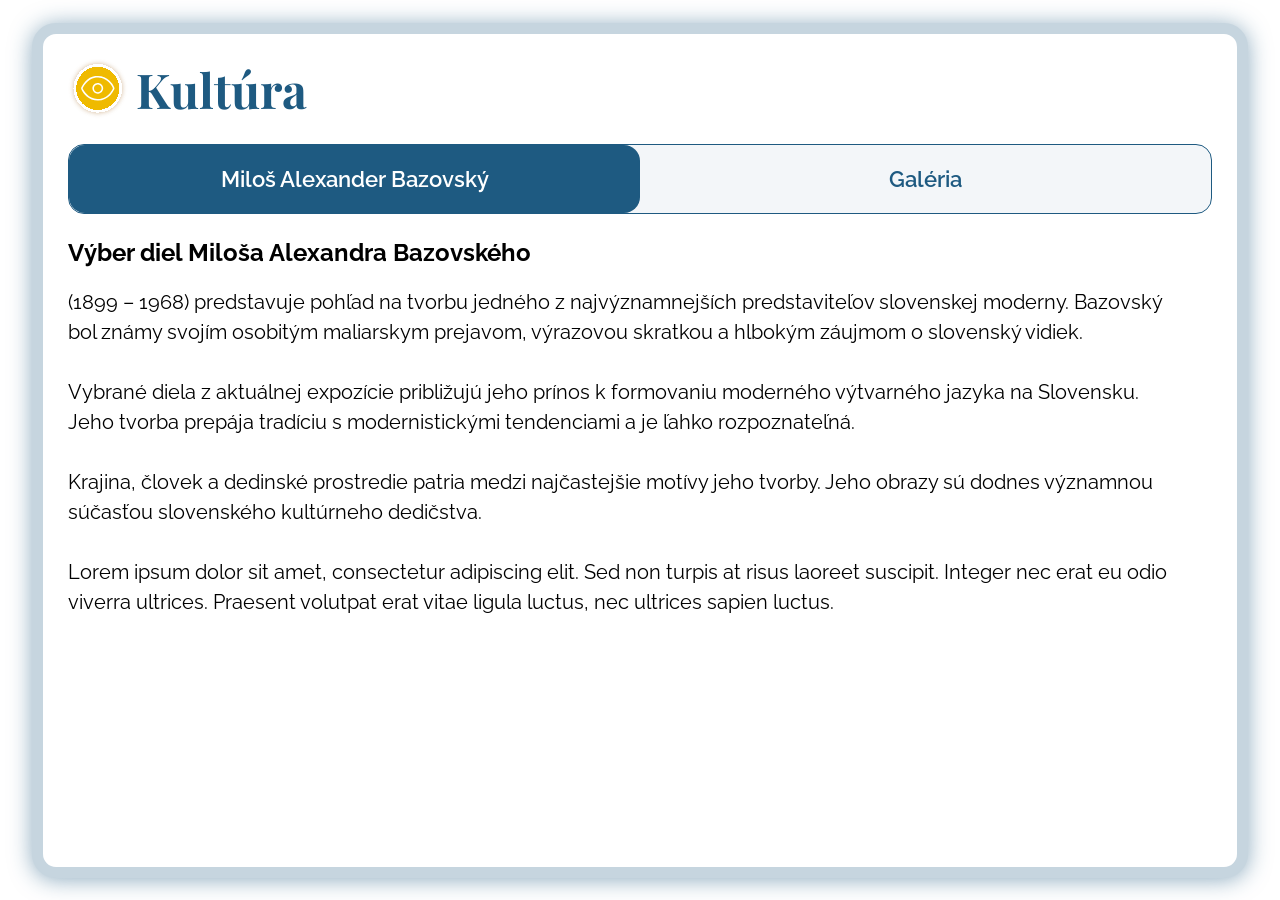
<file: html_casti/kultura.html>
<!doctype html>
<html lang="sk">
  <head>
    <meta charset="utf-8" />
    <meta name="viewport" content="width=device-width, initial-scale=1" />
    <link rel="preconnect" href="https://fonts.googleapis.com" />
    <link rel="preconnect" href="https://fonts.gstatic.com" crossorigin />
    <link
      href="https://fonts.googleapis.com/css2?family=Playfair+Display:ital,wght@0,400..900;1,400..900&family=Raleway:ital,wght@0,100..900;1,100..900&display=swap"
      rel="stylesheet"
    />
    <title>Kultúra</title>
    <link rel="stylesheet" href="css/style_kultura.css" />
  </head>
  <body>
    <div class="panel">
      <div class="header">
        <div class="header_first">
          <img class="img_header" src="../images/kultura_svg_icon.svg" />
          <div class="title">Kultúra</div>
        </div>
      </div>

      <div class="tabs">
        <button id="tabText" class="tab active btn" onclick="showPage('text')">
          Miloš Alexander Bazovský
        </button>
        <button id="tabGallery" class="tab btn" onclick="showPage('gallery')">
          Galéria
        </button>
      </div>

      <div class="content">
        <div id="textPage" class="page active">
          <div class="text-container">
            <h2>Výber diel Miloša Alexandra Bazovského</h2>
            <p>
              (1899 – 1968) predstavuje pohľad na tvorbu jedného z
              najvýznamnejších predstaviteľov slovenskej moderny. Bazovský bol
              známy svojím osobitým maliarskym prejavom, výrazovou skratkou a
              hlbokým záujmom o slovenský vidiek. <br /><br />
              Vybrané diela z aktuálnej expozície približujú jeho prínos k
              formovaniu moderného výtvarného jazyka na Slovensku. Jeho tvorba
              prepája tradíciu s modernistickými tendenciami a je ľahko
              rozpoznateľná. <br /><br />
              Krajina, človek a dedinské prostredie patria medzi najčastejšie
              motívy jeho tvorby. Jeho obrazy sú dodnes významnou súčasťou
              slovenského kultúrneho dedičstva. <br /><br />
              Lorem ipsum dolor sit amet, consectetur adipiscing elit. Sed non
              turpis at risus laoreet suscipit. Integer nec erat eu odio viverra
              ultrices. Praesent volutpat erat vitae ligula luctus, nec ultrices
              sapien luctus.
            </p>
          </div>
        </div>

        <div id="galleryPage" class="page">
          <div class="gallery">
            <div id="galleryGrid" class="grid"></div>

            <div id="galleryDetail" class="gallery-detail">
              <div class="image-wrapper">
                <button class="image-inner-close" onclick="closeImage()">
                  ✕
                </button>
                <img id="modalImage" alt="Dielo" />
              </div>

              <div class="image-info-layout">
                <div class="info-top-row">
                  <div class="info-author" id="imageTitle"></div>
                  <div class="info-artwork" id="imageArtwork"></div>
                </div>
                <div class="info-meta-row" id="imageMeta"></div>
              </div>

              <div class="slider-footer">
                <button class="footer-arrow" onclick="prevImage()">←</button>
                <div id="dots"></div>
                <button class="footer-arrow" onclick="nextImage()">→</button>
              </div>
            </div>
          </div>
        </div>
      </div>
    </div>

    <script src="js/script_kultura.js"></script>
  </body>
</html>
</file>
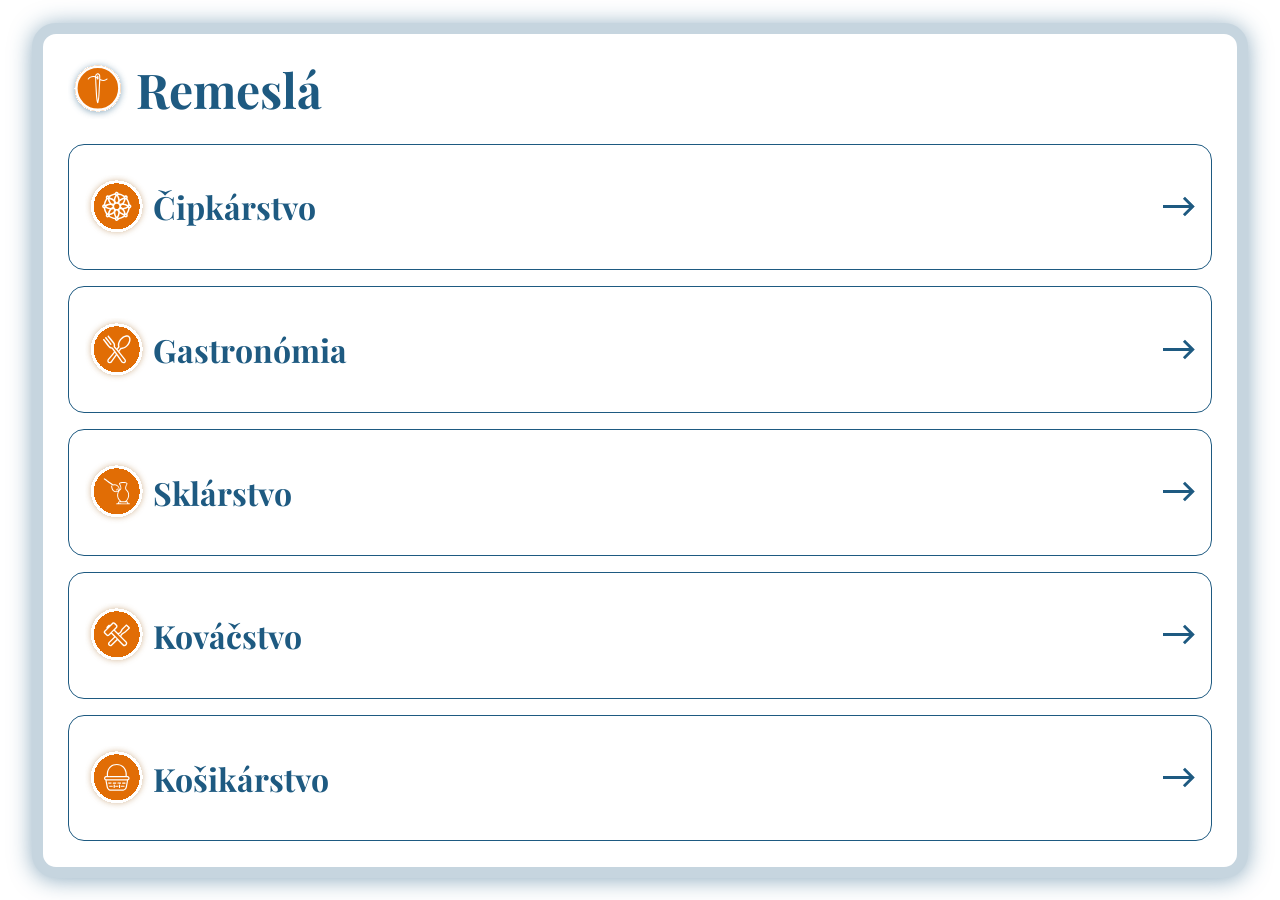
<file: html_casti/remesla.html>
<!doctype html>
<html lang="sk">
  <head>
    <meta charset="utf-8" />
    <meta name="viewport" content="width=device-width, initial-scale=1" />
    <link rel="preconnect" href="https://fonts.googleapis.com" />
    <link rel="preconnect" href="https://fonts.gstatic.com" crossorigin />
    <link
      href="https://fonts.googleapis.com/css2?family=Playfair+Display:ital,wght@0,400..900;1,400..900&family=Raleway:ital,wght@0,100..900;1,100..900&display=swap"
      rel="stylesheet"
    />
    <title>Remeslá</title>
    <link rel="stylesheet" href="css/styles_main.css" />
  </head>
  <body>
    <div class="panel">
      <div class="header">
        <div class="header_first">
          <img class="img_header" src="../images/remesla_icon.svg" alt="Hry" />
          <div class="title">Remeslá</div>
        </div>
      </div>

      <div class="content">
        <div class="games-menu">
          <a href="cipkarstvo.html" class="remeslo-item">
            <div class="game-icon-wrapper">
              <img
                src="../images/cipkarstvo_svg_icon.svg"
                alt="Gastronómia"
                class="game-icon"
              />
              <h2>Čipkárstvo</h2>
            </div>
            <img
              src="../images/arrow_icon.svg"
              alt="Šípka"
              class="remeslo-arrow"
            />
          </a>

          <a href="gastronomia.html" class="remeslo-item">
            <div class="game-icon-wrapper">
              <img
                src="../images/gastro_icon.svg"
                alt="Gastronómia"
                class="game-icon"
              />
              <h2>Gastronómia</h2>
            </div>
            <img
              src="../images/arrow_icon.svg"
              alt="Šípka"
              class="remeslo-arrow"
            />
          </a>

          <a href="sklarstvo.html" class="remeslo-item">
            <div class="game-icon-wrapper">
              <img
                src="../images/sklarstvo_icon.svg"
                alt="Gastronómia"
                class="game-icon"
              />
              <h2>Sklárstvo</h2>
            </div>
            <img
              src="../images/arrow_icon.svg"
              alt="Šípka"
              class="remeslo-arrow"
            />
          </a>

          <a href="kovacstvo.html" class="remeslo-item">
            <div class="game-icon-wrapper">
              <img
                src="../images/kovacstvo_icon.svg"
                alt="Kováčstvo"
                class="game-icon"
              />
              <h2>Kováčstvo</h2>
            </div>
            <img
              src="../images/arrow_icon.svg"
              alt="Šípka"
              class="remeslo-arrow"
            />
          </a>
          <a href="kosikarstvo.html" class="remeslo-item">
            <div class="game-icon-wrapper">
              <img
                src="../images/kosikarstvo_icon.svg"
                alt="Košikárstvo"
                class="game-icon"
              />
              <h2>Košikárstvo</h2>
            </div>
            <img
              src="../images/arrow_icon.svg"
              alt="Šípka"
              class="remeslo-arrow"
            />
          </a>
        </div>
      </div>
    </div>

    <script src="js/script_main.js"></script>
  </body>
</html>
</file>
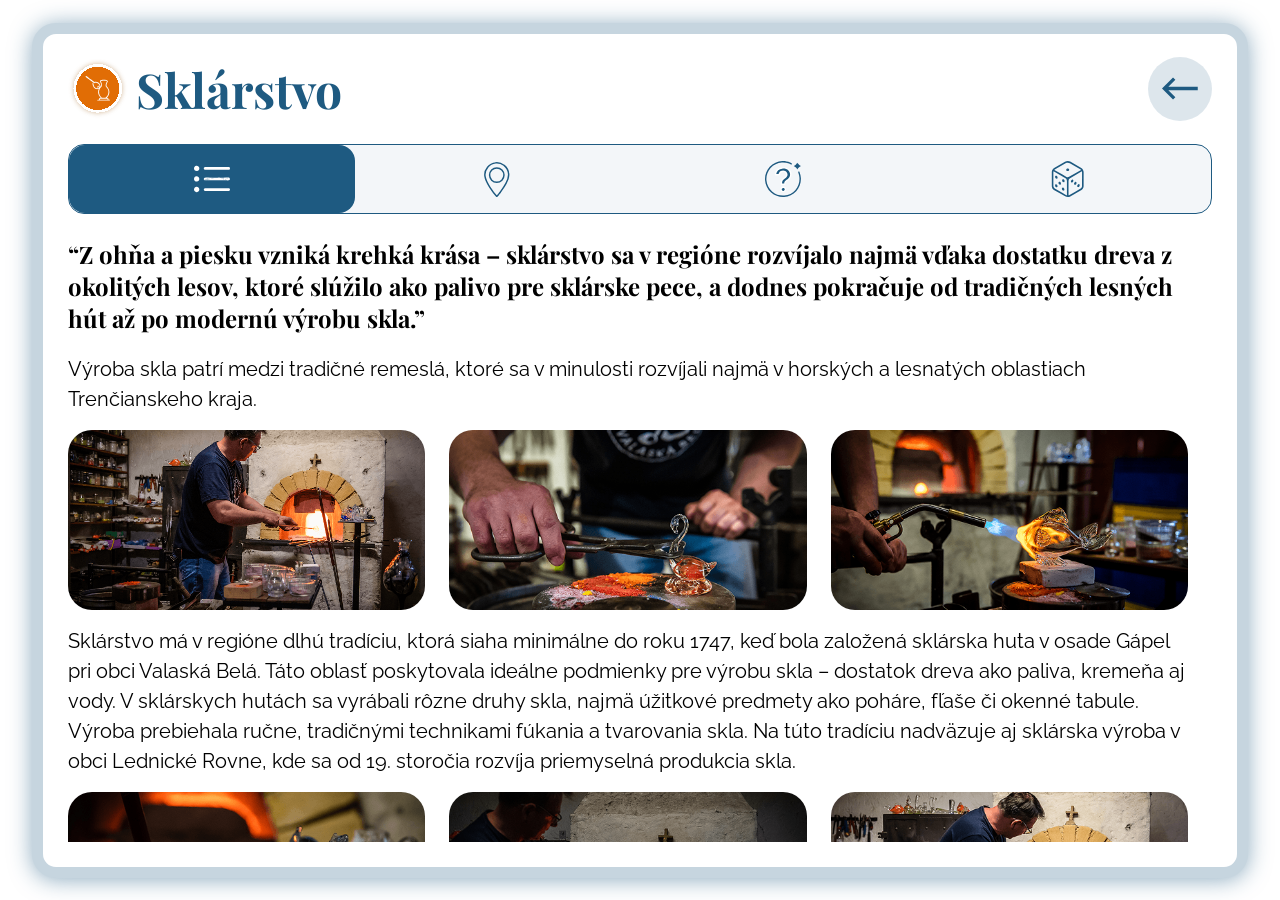
<file: html_casti/sklarstvo.html>
<!doctype html>
<html lang="sk">
  <head>
    <meta charset="utf-8" />
    <meta name="viewport" content="width=device-width, initial-scale=1" />
    <link rel="preconnect" href="https://fonts.googleapis.com" />
    <link rel="preconnect" href="https://fonts.gstatic.com" crossorigin />
    <link
      href="https://fonts.googleapis.com/css2?family=Playfair+Display:ital,wght@0,400..900;1,400..900&family=Raleway:ital,wght@0,100..900;1,100..900&display=swap"
      rel="stylesheet"
    />
    <title>Sklárstvo</title>
    <link rel="stylesheet" href="css/styles_game.css" />
    <link rel="stylesheet" href="css/styles_main.css" />
  </head>
  <body>
    <div class="panel">
      <div class="header">
        <div class="header_first">
          <img class="img_header" src="../images/sklarstvo_icon.svg" />
          <div class="title">Sklárstvo</div>
        </div>
        <a class="circle-btn" href="remesla.html">
          <img class="btn_icon" src="../images/arrow_icon_back.svg"
        /></a>
      </div>

      <div class="tabs">
        <button id="tabText" class="tab active btn" onclick="showPage('text')">
          <img class="btn_icon" src="../images/list_icon.svg" />
        </button>
        <button id="tabText4" class="tab btn" onclick="showPage('text4')">
          <img class="btn_icon" src="../images/location_icon.svg" />
        </button>

        <button id="tabText2" class="tab btn" onclick="showPage('text2')">
          <img class="btn_icon" src="../images/question_icon.svg" />
        </button>
        <button id="tabText3" class="tab btn" onclick="showPage('text3')">
          <img class="btn_icon" src="../images/kocka_icon.svg" />
        </button>
      </div>

      <div class="content">
        <div id="textPage" class="page active">
          <div class="text-container">
            <h2>
              “Z ohňa a piesku vzniká krehká krása – sklárstvo sa v regióne
              rozvíjalo najmä vďaka dostatku dreva z okolitých lesov, ktoré
              slúžilo ako palivo pre sklárske pece, a dodnes pokračuje od
              tradičných lesných hút až po modernú výrobu skla.”
            </h2>
            <p>
              Výroba skla patrí medzi tradičné remeslá, ktoré sa v minulosti
              rozvíjali najmä v horských a lesnatých oblastiach Trenčianskeho
              kraja.
            </p>

            <div class="three_img">
              <img class="" src="../images/sklarstvo/1.png" />
              <img class="" src="../images/sklarstvo/2.png" />
              <img class="" src="../images/sklarstvo/3.png" />
            </div>

            <p>
              Sklárstvo má v regióne dlhú tradíciu, ktorá siaha minimálne do
              roku 1747, keď bola založená sklárska huta v osade Gápel pri obci
              Valaská Belá. Táto oblasť poskytovala ideálne podmienky pre výrobu
              skla – dostatok dreva ako paliva, kremeňa aj vody. V sklárskych
              hutách sa vyrábali rôzne druhy skla, najmä úžitkové predmety ako
              poháre, fľaše či okenné tabule. Výroba prebiehala ručne,
              tradičnými technikami fúkania a tvarovania skla. Na túto tradíciu
              nadväzuje aj sklárska výroba v obci Lednické Rovne, kde sa od 19.
              storočia rozvíja priemyselná produkcia skla.
            </p>

            <div class="three_img">
              <img class="" src="../images/sklarstvo/4.png" />
              <img class="" src="../images/sklarstvo/5.png" />
              <img class="" src="../images/sklarstvo/6.png" />
            </div>

            <p>
              Výroba sem bola presunutá z Uhrovca. Dodnes tu pôsobí spoločnosť
              Rona, ktorá patrí medzi významných výrobcov nápojového skla.
              Významnú sklársku tradíciu má aj Nemšová, kde sa rozvíjala výroba
              skla v priemyselnom prostredí.
            </p>
          </div>
        </div>

        <div id="text4Page" class="page">
          <img class="mapa" src="../images/sklarstvo/mapa_sklarstvo.png" />
        </div>

        <div id="text2Page" class="page">
          <div class="text-container">
            <p>
              Sklárske huty boli v minulosti mobilné – po spotrebovaní dreva v
              okolí sa presúvali na nové miesto. Vo Valaskej Belej dnes funguje
              sklársky skanzen, kde možno vidieť živé ukážky ručného tvarovania
              skla na malej peci, vrátane prezentácií pre žiakov a rodiny.
            </p>
          </div>
        </div>

        <div id="text3Page" class="page">
          <div class="">
            <section id="process-game" class="game-panel">
              <section class="sklarstvo_top" aria-label="Zadanie procesu">
                <img class="" src="assets/images/puzzle.svg" />
                <div class="sklarstvo_top_2">
                  <p class="strong_p">Dokážeš vyrobiť sklenený pohár?</p>
                  <p>
                    Presuň jednotlivé kroky výroby skla do správneho poradia.
                  </p>
                </div>
              </section>

              <section class="process-layout" aria-label="Skladanie procesu">
                <div>
                  <p class="column-title">Kroky</p>
                  <section
                    id="process-bank"
                    class="process-bank"
                    aria-label="Kroky na vlozenie"
                  ></section>
                </div>

                <div>
                  <p class="column-title">Proces</p>
                  <section
                    id="process-list"
                    class="process-list"
                    aria-label="Okienka procesu"
                  ></section>
                </div>
              </section>

              <section class="process-actions" aria-label="Ovládanie procesu">
                <button id="reset-process" class="primary-button" type="button">
                  Premiešať
                </button>

                <button
                  id="check-process"
                  class="secondary-button"
                  type="button"
                >
                  Skontrolovať
                </button>
              </section>

              <p id="process-feedback" class="feedback" aria-live="polite">
                <span id="process-score" style="display: none">0/6</span>
              </p>
            </section>

            <section
              id="process-success"
              class="game-panel hidden"
              style="text-align: center; padding: 40px 20px"
            >
              <div style="margin-bottom: 24px">
                <img
                  src="assets/images/sklarstvo_success.png"
                  alt="Úspech"
                  class="success_sklarstvo_img"
                />
              </div>
              <h2
                style="
                  font-size: 24px;
                  font-weight: 700;
                  color: #1e5a81;
                  margin-bottom: 12px;
                "
              >
                Gratulujeme! Stal si sa majstrom sklárskeho remesla.
              </h2>
              <p style="font-size: 16px; color: #495057; margin: 0">
                Práve si si vyskúšal/-a základný postup výroby skla. Podobným
                spôsobom vznikali sklenené výrobky aj v sklárskych hutách v
                Gápeli, Lednických Rovniach či Nemšovej.
              </p>

              <div style="margin-top: 24px">
                <button
                  id="retry-process"
                  class="secondary-button"
                  type="button"
                >
                  Zopakovať
                </button>
              </div>
            </section>
          </div>
        </div>
      </div>
    </div>

    <script src="js/script_main.js"></script>
    <script src="js/script_sklarstvo.js"></script>
  </body>
</html>
</file>
<file: html_casti/css/styles_main.css>
* {
  box-sizing: border-box;
  margin: 0;
  padding: 0;
}
body {
  background: transparent !important;
  font-family: Arial, Helvetica, sans-serif;
  height: 100vh;
  display: flex;
  justify-content: center;
  align-items: center;
}
p {
  font-family: "Raleway", sans-serif;
  color: black;
}

h1,
h2,
h3,
h4,
h5,
h6 {
  font-family: "Playfair Display", serif;
}
.panel {
  width: 95%;
  height: 95%;
  border-radius: 24px;
  border: 11.29px solid rgba(30, 90, 129, 0.25);
  background: #fff;
  box-shadow: 0 1.806px 22.573px 0 rgba(30, 90, 129, 0.5);
  overflow: hidden;
  display: flex;
  flex-direction: column;
  padding: 0 25px 25px 25px;
}
.header {
  height: 110px;
  background: #ffffff;
  display: flex;
  align-items: center;
  justify-content: space-between;
}
.header_first {
  display: flex;
  flex-direction: row;
  justify-content: center;
  align-items: center;
  gap: 8px;
}
.img_header {
  width: 60px;
  height: 60px;
}
.title {
  font-size: 48px;
  font-weight: bold;
  font-family: "Playfair Display", serif;
  color: #1e5a81;
}
.tabs {
  display: flex;
  height: 70px;
  border: 1px solid #1e5a81;
  background: rgba(30, 90, 129, 0.05);
  border-radius: 16px;
  flex-shrink: 0;
}
.btn {
  padding: 21.5px 24px;
  display: flex;
  align-items: center;
  justify-content: center;
  border-radius: 16px;
  background: none;
  font-family: "Raleway", sans-serif;
  font-weight: 600;
}
.btn_icon {
  width: 36px;
  height: 36px;
}
.tab {
  flex: 1;
  border: none;
  font-size: 22px;
  cursor: pointer;
  color: #1e5a81;
}
.tab.active {
  background: #1e5a81;
  color: white;
}
.content {
  flex: 1;
  overflow: hidden;
}
.page {
  display: none;
  height: 100%;
}
.page.active {
  display: block;
}
.text-container {
  height: 100%;
  overflow-y: auto;
  margin-top: 24px;
  padding-bottom: 24px;
  padding-right: 24px;
}
.text-container h2 {
  margin-bottom: 20px;
}
.text-container h3 {
  margin-bottom: 8px;
}
.text-container p {
  font-size: 20px;
  line-height: 1.5;
}
.tab .btn_icon {
  filter: none;
}
.tab.active .btn_icon {
  filter: brightness(0) invert(1);
}

.three_img {
  display: grid;
  grid-template-columns: repeat(3, 1fr);
  gap: 24px;
  margin-top: 16px;
  margin-bottom: 16px;
}
.three_img img {
  width: 100%;
  height: 180px;
  object-fit: cover;
  border-radius: 24px;
}

/* Špeciálny obal pre hry, aby scrollovali nezávisle od panelu */
.game-scroll-wrapper {
  height: 100%;
  overflow-y: auto;
  padding-top: 24px;
  padding-bottom: 24px;
}

.games-menu {
  display: flex;
  flex-direction: column;
  gap: 16px;
  height: 100%;
}

.game-item {
  display: flex;
  flex-direction: column;
  border-radius: 16px;
  border: 1px solid #1e5a81;
  align-items: center;
  justify-content: center;
  padding: 16px;
  text-decoration: none;
  height: 100%;
}

.game-item h3 {
  color: #1e5a81;
  text-decoration: none !important;
  font-size: 32px;
}

.game-item p {
  color: #000000;
  text-decoration: none !important;
  font-size: 18px;
}

.game-icon-wrapper {
  display: flex;
  flex-direction: row;
  gap: 4px;
  align-items: center;
}

.game-icon {
  width: 64px;
  height: 64px;
}

.remeslo-item {
  display: flex;
  flex-direction: row;
  border-radius: 16px;
  border: 1px solid #1e5a81;
  align-items: center;
  justify-content: space-between;
  padding: 8px;
  padding-left: 16px;
  padding-right: 16px;
  text-decoration: none;
  height: 100%;
  width: 100%;
}

.remeslo-arrow {
  width: 32px;
  height: 32px;
}

.game-item h2 {
  color: #1e5a81;
  text-decoration: none !important;
}

.game-item,
.game-item:link,
.game-item:visited {
  text-decoration: none;
  color: #1e5a81;
}

.game-item h2 {
  color: #1e5a81;
}

.game-item:visited h2 {
  color: #1e5a81;
}

.remeslo-item,
.remeslo-item:link,
.remeslo-item:visited {
  text-decoration: none;
  color: #1e5a81;
}

.remeslo-item h2,
.remeslo-item:visited h2 {
  color: #1e5a81 !important;
  font-size: 32px;
}

.circle-btn {
  width: 64px;
  height: 64px;
  border-radius: 50%;
  border: none;
  background: rgba(30, 90, 129, 0.15);
  color: #1e5a81;
  font-size: 34px;
  cursor: pointer;
  display: flex;
  align-items: center;
  justify-content: center;
}

.mapa {
  width: 100%;
  height: 100%;
  object-fit: cover;
  margin-top: 24px;
  border-radius: 8px;
}
</file>
<file: html_casti/css/styles_game.css>
/* :root {
  color-scheme: dark;
  --bg: #171412;
  --panel: rgba(36, 31, 27, 0.88);
  --panel-strong: #2d2822;
  --text: #fff1dc;
  --muted: #c8ad8b;
  --line: rgba(255, 210, 142, 0.22);
  --accent: #d97706;
  --accent-dark: #b45309;
  --ember: #ef4444;
  --steel: #94a3b8;
  --card-back: #3a3028;
  --card-face: #f7e1bd;
  --shadow: 0 22px 58px rgba(0, 0, 0, 0.38);
} */

* {
  box-sizing: border-box;
}

body {
  margin: 0;
  min-height: 100vh;
  background:
    radial-gradient(circle at 18% 10%, rgba(239, 68, 68, 0.2), transparent 28%),
    radial-gradient(
      circle at 86% 16%,
      rgba(217, 119, 6, 0.22),
      transparent 30%
    ),
    linear-gradient(135deg, rgba(148, 163, 184, 0.11), transparent 40%),
    var(--bg);
}

button {
  font: inherit;
}

.app {
  width: min(960px, calc(100% - 32px));
  margin: 0 auto;
}

.topbar {
  display: flex;
  align-items: center;
  justify-content: space-between;
  gap: 20px;
  margin-bottom: 18px;
}

.eyebrow {
  margin: 0 0 5px;
  color: var(--accent);
  font-size: 0.82rem;
  font-weight: 800;
  text-transform: uppercase;
}

h1 {
  margin: 0;
  font-size: clamp(2.4rem, 8vw, 5.4rem);
  line-height: 0.95;
  letter-spacing: 0;
  text-shadow: 0 3px 0 rgba(0, 0, 0, 0.24);
}

.primary {
  flex: 0 0 auto;
  min-height: 44px;
  padding: 0 18px;
  border: 0;
  border-radius: 8px;
  color: #ffffff;
  background: var(--accent);
  font-weight: 800;
  cursor: pointer;
  box-shadow: 0 10px 24px rgba(15, 118, 110, 0.24);
}

.primary:hover {
  background: var(--accent-dark);
}

.secondary {
  flex: 0 0 auto;
  min-height: 44px;
  padding: 0 18px;
  border: 1px solid var(--line);
  border-radius: 8px;
  color: var(--text);
  background: rgba(255, 241, 220, 0.07);
  font-weight: 800;
  cursor: pointer;
}

.secondary:hover {
  background: rgba(255, 241, 220, 0.14);
}

.game-tabs {
  display: grid;
  grid-template-columns: repeat(3, 1fr);
  gap: 8px;
  margin-bottom: 16px;
  padding: 4px;
  border: 1px solid var(--line);
  border-radius: 8px;
  background: rgba(0, 0, 0, 0.2);
}

.game-tab {
  min-height: 42px;
  border: 0;
  border-radius: 6px;
  color: var(--muted);
  background: transparent;
  font-weight: 900;
  cursor: pointer;
}

.game-tab:hover {
  color: var(--text);
  background: rgba(255, 241, 220, 0.08);
}

.game-tab.is-active {
  color: #1c1207;
  background: linear-gradient(180deg, #f59e0b, var(--accent));
}

.game-panel[hidden] {
  display: none;
}

.stats {
  display: grid;
  grid-template-columns: repeat(3, 1fr);
  gap: 12px;
  margin-bottom: 12px;
}

.stat {
  min-width: 0;
  padding: 14px 16px;
  border: 1px solid var(--line);
  border-radius: 8px;
  background: var(--panel);
}

.stat span {
  display: block;
  color: var(--muted);
  font-size: 0.85rem;
  font-weight: 700;
}

.stat strong {
  display: block;
  margin-top: 2px;
  font-size: 1.55rem;
}

.size-picker {
  display: grid;
  grid-template-columns: repeat(3, 1fr);
  gap: 8px;
  width: min(360px, 100%);
  margin-bottom: 18px;
  padding: 4px;
  border: 1px solid var(--line);
  border-radius: 8px;
  background: rgba(0, 0, 0, 0.2);
}

.size-option {
  min-height: 38px;
  border: 0;
  border-radius: 6px;
  color: var(--muted);
  background: transparent;
  font-weight: 900;
  cursor: pointer;
}

.size-option:hover {
  color: var(--text);
  background: rgba(255, 241, 220, 0.08);
}

.size-option.is-active {
  color: #1c1207;
  background: linear-gradient(180deg, #f59e0b, var(--accent));
}

.board {
  display: grid;
  grid-template-columns: repeat(var(--columns, 4), minmax(54px, 1fr));
  gap: 14px;
  padding: 18px;
  border: 1px solid var(--line);
  border-radius: 8px;
  background:
    linear-gradient(90deg, rgba(255, 255, 255, 0.04) 1px, transparent 1px) 0 0 /
      34px 34px,
    var(--panel);
  box-shadow: var(--shadow);
}

.card {
  position: relative;
  width: 100%;
  aspect-ratio: 1 / 1;
  border: 0;
  border-radius: 8px;
  background: transparent;
  cursor: pointer;
  perspective: 900px;
}

.card:focus-visible {
  outline: 4px solid rgba(245, 158, 11, 0.35);
  outline-offset: 3px;
}

.card-inner {
  position: absolute;
  inset: 0;
  transform-style: preserve-3d;
  transition: transform 260ms ease;
}

.card.is-flipped .card-inner,
.card.is-matched .card-inner {
  transform: rotateY(180deg);
}

.card-face,
.card-back {
  position: absolute;
  inset: 0;
  display: grid;
  place-items: center;
  border-radius: 8px;
  backface-visibility: hidden;
}

.card-back {
  color: #ffe7b8;
  background:
    linear-gradient(135deg, rgba(255, 255, 255, 0.16) 25%, transparent 25%) 0
      0 / 24px 24px,
    var(--card-back);
  font-size: clamp(1.6rem, 7vw, 3.2rem);
  font-weight: 900;
}

.card-face {
  overflow: hidden;
  /* border: 2px solid rgba(217, 119, 6, 0.32); */
  color: #20140b;
  background: var(--card-face);
  transform: rotateY(180deg);
}

.card-symbol {
  display: grid;
  place-items: center;
  width: 100%;
  height: 100%;
  padding: 8px;
  font-size: clamp(1.4rem, 6vw, 3.2rem);
  font-weight: 1000;
}

.card-image {
  width: 100%;
  height: 100%;
  object-fit: cover;
}

.card.is-matched {
  cursor: default;
}

/* .card.is-matched .card-face {
  border-color: rgba(245, 158, 11, 0.82);
  box-shadow: inset 0 0 0 5px rgba(245, 158, 11, 0.18);
} */

.process-header {
  display: flex;
  align-items: end;
  justify-content: space-between;
  gap: 16px;
  margin-bottom: 14px;
  padding: 18px;
  border: 1px solid var(--line);
  border-radius: 8px;
  background: var(--panel);
}

.process-header h2 {
  margin: 0;
  font-size: clamp(1.5rem, 5vw, 2.5rem);
  line-height: 1;
}

.process-header strong {
  color: #1c1207;
  background: #fbbf24;
  border-radius: 8px;
  padding: 8px 12px;
  font-size: 1.15rem;
}

.process-layout {
  display: grid;
  grid-template-columns: 65fr 35fr;
  gap: 14px;
  margin-top: 8px;
}

.column-title {
  color: #1e5a81;
  text-transform: uppercase;
  font-weight: 600;
  margin-bottom: 8px;
  font-family: "Playfair Display", serif;
  font-size: 18px;
}

.process-bank,
.process-list {
  display: grid;
  gap: 10px;
  border: 1px solid var(--line);
  border-radius: 8px;
  background:
    linear-gradient(180deg, rgba(148, 163, 184, 0.08), transparent 42%),
    var(--panel);
  box-shadow: var(--shadow);
}

.process-bank {
  align-content: start;
  min-height: 424px;
}

.process-list {
  min-height: 424px;
}

.process-slot {
  position: relative;
  display: grid;
  grid-template-columns: 42px 1fr;
  align-items: center;
  gap: 12px;
  height: 84px;
  padding: 8px;
  border: 1px solid #1e5a81;
  border-radius: 8px;
}

.process-slot.is-hovered {
  border-color: #fbbf24;
  background: rgba(251, 191, 36, 0.09);
}

.process-slot.is-filled {
  border-style: solid;
}

.process-slot.is-correct {
  border-color: rgba(34, 197, 94, 0.86);
  box-shadow: inset 0 0 0 2px rgba(34, 197, 94, 0.18);
}

.process-slot.is-wrong {
  border-color: rgba(239, 68, 68, 0.88);
  box-shadow: inset 0 0 0 2px rgba(239, 68, 68, 0.16);
}

.slot-number {
  display: grid;
  place-items: center;
  width: 32px;
  height: 32px;
  border-radius: 8px;
  color: white;
  background: #1e5a81;
  font-weight: 600;
}

.slot-placeholder {
  color: rgba(0, 0, 0, 0.6);
  font-weight: 400;
}

.process-slot .process-item {
  grid-column: 2;
  grid-row: 1;
}

.process-slot.is-filled .slot-placeholder {
  display: none;
}

.process-item {
  display: grid;
  grid-template-columns: 32px 1fr;
  align-items: center;
  gap: 12px;
  height: 84px;
  padding: 8px;
  border: 1px solid #1e5a81;
  border-radius: 8px;
  color: var(--text);
  background:
    linear-gradient(180deg, rgba(255, 255, 255, 0.07), transparent),
    var(--panel-strong);
  cursor: grab;
  touch-action: none;
  user-select: none;
}

.process-item:active {
  cursor: grabbing;
}

.process-item.is-dragging {
  opacity: 0.55;
  pointer-events: none;
}

.process-item.is-selected {
  border-color: #fbbf24;
  box-shadow: 0 0 0 3px rgba(251, 191, 36, 0.18);
}

.drag-handle {
  color: var(--steel);
  font-weight: 1000;
  letter-spacing: 2px;
}

.step-copy {
  min-width: 0;
}

.step-copy strong,
.step-copy span {
  display: block;
}

.step-copy strong {
  margin-bottom: 2px;
  font-size: 20px;
  font-weight: 600;
}
.step-copy span {
  color: var(--muted);
  font-size: 18px;
}

.process-actions {
  display: flex;
  gap: 10px;
  margin-top: 14px;
}

.feedback {
  min-height: 24px;
  margin: 12px 0 0;
  color: #000000;
  font-weight: 800;
  font-size: 20px;
}

.ingredients-header {
  display: flex;
  flex-direction: row;
  gap: 16px;

  border: 1px solid var(--line);
  border-radius: 8px;
  background:
    linear-gradient(135deg, rgba(20, 184, 166, 0.12), transparent 42%),
    var(--panel);
}

.ingredients-header h2 {
  margin: 0;
  font-size: clamp(1.5rem, 5vw, 2.5rem);
  line-height: 1;
}

.recipe-status {
  display: flex;
  flex-direction: row;
  gap: 16px;
  min-width: 84px;
  text-align: center;
  align-items: center;
}

.recipe-status span {
  color: var(--muted);
  font-weight: 900;
  font-size: 22px;
}

.recipe-status strong {
  color: #ffffff;
  background: #008000;
  border-radius: 8px;
  padding: 8px 12px;
  font-size: 22px;
}

.recipe-board {
  display: grid;
  grid-template-columns: 33% 33% 33%;
  gap: 14px;
}

.recipe-card,
.mixing-zone,
.ingredients-shelf {
  min-width: 0;
  padding: 14px;
  border: 1px solid var(--line);
  border-radius: 8px;
  background:
    linear-gradient(180deg, rgba(148, 163, 184, 0.08), transparent 42%),
    var(--panel);
  box-shadow: var(--shadow);
}

.mixing-zone {
  display: flex;
  flex-direction: column;
}

.recipe-card h3 {
  margin: 0;
  font-size: 1.45rem;
}

.recipe-instruction {
  line-height: 1.2 !important;
  font-size: 18px;
  margin-top: 8px;
}

.recipe-targets {
  display: grid;
  gap: 8px;
  margin-top: 16px;
}

.recipe-target {
  display: grid;
  grid-template-columns: 34px 1fr 34px;
  align-items: center;
  gap: 10px;
  min-height: 46px;
  padding: 8px;
  border: 1px solid #1e5a81;
  border-radius: 8px;
  background: white;
}

.recipe-target span {
  display: grid;
  place-items: center;
  width: 34px;
  height: 34px;
  border-radius: 8px;
  color: #ffffff;
  background: #1e5a81;
  font-weight: 600;
}

.recipe-target strong {
  min-width: 0;
  font-family: "Playfair Display", serif;
  font-weight: 600;
  font-size: 18px;
}

.recipe-target img {
  width: 100%;
  height: 36px;
  border-radius: 8px;
  object-fit: contain;
}

.recipe-target.is-done {
  border-color: rgba(34, 197, 94, 0.86);
  color: #1e5a81;
  background: rgba(30, 90, 129, 0.12);
}

.timing-track {
  overflow: hidden;
  height: 12px;
  margin-top: 16px;
  border-radius: 999px;
  background: rgba(255, 241, 220, 0.12);
}

.timing-track span {
  display: block;
  width: 100%;
  height: 100%;
  border-radius: inherit;
  background: linear-gradient(90deg, #22c55e, #5eead4);
  transform: scaleX(1);
  transform-origin: left;
  transition:
    transform 100ms linear,
    background 180ms ease;
}

.timing-track span.is-low {
  background: linear-gradient(90deg, #ef4444, #f59e0b);
}

.mixing-bowl {
  position: relative;
  display: grid;
  place-items: center;
  flex: 1;
  min-height: 424px;
  padding: 20px;
  border: 1px solid #1e5a81;
  border-radius: 8px;
  background: white;
  transition:
    border-color 180ms ease,
    background 180ms ease,
    transform 180ms ease,
    box-shadow 180ms ease;
}

.mixing-bowl.is-hovered {
  border-color: #5eead4;
  background:
    radial-gradient(
      ellipse at 50% 100%,
      rgba(94, 234, 212, 0.28),
      transparent 60%
    ),
    rgba(94, 234, 212, 0.08);
  transform: translateY(-2px);
  box-shadow:
    inset 0 0 0 2px rgba(94, 234, 212, 0.18),
    0 16px 34px rgba(20, 184, 166, 0.1);
}

.ingredients-game-placeholder {
  display: none;
}

#ingredients-game.is-cooking .mixing-bowl {
  border: 2px solid #1e5a81;
  border-style: dashed;
}

#ingredients-game .mixing-bowl.has-drop-pop {
  animation: bowl-drop-pop 320ms ease;
}

.bowl-rim {
  position: absolute;
  inset: 64px 10px 10px;
  border: 5px solid rgba(148, 163, 184, 0.82);
  border-top: 0;
  border-radius: 0 0 44% 44%;
  background:
    radial-gradient(
      ellipse at 50% 25%,
      rgba(94, 234, 212, 0.18),
      transparent 54%
    ),
    linear-gradient(180deg, rgba(148, 163, 184, 0.12), rgba(15, 23, 42, 0.24));
  opacity: 0;
  pointer-events: none;
}

.cooking-surface {
  position: absolute;
  right: 42px;
  bottom: 138px;
  left: 42px;
  z-index: 1;
  height: 92px;
  border-radius: 50%;
  background:
    radial-gradient(
      circle at 30% 50%,
      rgba(248, 250, 252, 0.34) 0 5px,
      transparent 6px
    ),
    radial-gradient(
      circle at 58% 44%,
      rgba(94, 234, 212, 0.35) 0 4px,
      transparent 5px
    ),
    radial-gradient(
      circle at 72% 58%,
      rgba(248, 250, 252, 0.25) 0 6px,
      transparent 7px
    ),
    linear-gradient(
      90deg,
      rgba(94, 234, 212, 0.12),
      rgba(251, 191, 36, 0.16),
      rgba(94, 234, 212, 0.12)
    );
  opacity: 0;
  transform: scaleX(0.72);
  pointer-events: none;
}

#ingredients-game.stage-boiling-active.is-cooking .cooking-surface {
  opacity: 0.82;
  animation: cooking-surface 980ms ease-in-out infinite;
}

.stir-line {
  position: absolute;
  z-index: 2;
  width: 92px;
  height: 20px;
  border-top: 3px solid rgba(255, 247, 237, 0.58);
  border-radius: 50%;
  opacity: 0;
  pointer-events: none;
}

.stage-product {
  position: absolute;
  inset: 36px 12px 44px;
  z-index: 3;
  display: grid;
  place-items: center;
  pointer-events: none;
}

.scene-image {
  position: absolute;
  inset: 0;
  width: 100%;
  height: 100%;
  border-radius: 8px;
  object-fit: contain;
  opacity: 0;
}

.stage-board .scene-board,
.stage-filled .scene-board,
.stage-boiling .scene-pot,
.stage-plate .scene-plate,
.stage-finished .scene-plate {
  opacity: 1;
}

.stage-label {
  position: absolute;
  top: 22px;
  left: 50%;
  z-index: 5;
  min-width: min(260px, calc(100% - 40px));
  padding: 9px 12px;
  border: 1px solid #1e5a81;
  border-radius: 8px;
  color: #1e5a81;
  /* background: rgba(30, 90, 129, 0.62); */
  background: white;
  font-weight: 1000;
  text-align: center;
  transform: translateX(-50%);
  opacity: 0;
}

#ingredients-game.is-waiting .stage-label {
  opacity: 1;
}

.dough-shape {
  width: min(235px, 64%);
  height: 76px;
  border-radius: 52% 48% 46% 54%;
  background:
    radial-gradient(
      circle at 28% 44%,
      rgba(255, 255, 255, 0.35) 0 10px,
      transparent 11px
    ),
    linear-gradient(135deg, #f7d9a8, #d99a48);
  box-shadow:
    inset 0 -10px 0 rgba(138, 90, 43, 0.12),
    0 20px 38px rgba(0, 0, 0, 0.2);
  transition:
    transform 260ms ease,
    opacity 260ms ease;
}

.rolling-pin {
  position: absolute;
  top: 70px;
  width: min(280px, 78%);
  height: 24px;
  border-radius: 999px;
  background: linear-gradient(
    90deg,
    #8a5a2b 0 10%,
    #d6a45d 10% 90%,
    #8a5a2b 90%
  );
  opacity: 0;
}

.knife {
  position: absolute;
  top: 82px;
  left: 50%;
  z-index: 4;
  width: 142px;
  height: 14px;
  border-radius: 999px;
  background: linear-gradient(90deg, #94a3b8 0 68%, #7c2d12 68%);
  opacity: 0;
  transform: translateX(-50%) rotate(-24deg);
}

.knife::before {
  content: "";
  position: absolute;
  left: 0;
  bottom: -8px;
  width: 92px;
  height: 16px;
  border-radius: 0 0 60% 60%;
  background: #e2e8f0;
}

.dough-piece {
  position: absolute;
  z-index: 2;
  width: 92px;
  height: 58px;
  border-radius: 48%;
  background: #f7d9a8;
  border: 3px solid rgba(217, 119, 6, 0.72);
  opacity: 0;
}

.piece-one {
  transform: translate(-88px, -20px) rotate(-8deg);
}

.piece-two {
  transform: translate(0, -24px) rotate(5deg);
}

.piece-three {
  transform: translate(82px, 28px) rotate(10deg);
}

.jam-dot {
  position: absolute;
  z-index: 5;
  width: 20px;
  height: 20px;
  border-radius: 999px;
  background: #8b1e3f;
  opacity: 0;
}

.jam-one {
  transform: translate(-88px, -20px);
}

.jam-two {
  transform: translate(0, -24px);
}

.jam-three {
  transform: translate(82px, 28px);
}

.press {
  position: absolute;
  z-index: 6;
  width: 74px;
  height: 14px;
  border-top: 5px dotted rgba(138, 90, 43, 0.8);
  opacity: 0;
}

.press-one {
  transform: translate(-88px, 12px) rotate(-8deg);
}

.press-two {
  transform: translate(0, 8px) rotate(5deg);
}

.press-three {
  transform: translate(82px, 60px) rotate(10deg);
}

.perky-piece {
  position: absolute;
  width: 86px;
  height: 54px;
  border: 4px solid #d97706;
  border-radius: 50% 50% 46% 54%;
  background: #f7d9a8;
  opacity: 0;
  transform: scale(0.72);
}

.perky-piece::after {
  content: "";
  position: absolute;
  top: 19px;
  left: 35px;
  width: 12px;
  height: 12px;
  border-radius: 999px;
  background: #8b1e3f;
}

.perky-one {
  transform: translate(-72px, -18px) rotate(-10deg) scale(0.72);
}

.perky-two {
  transform: translate(24px, -16px) rotate(9deg) scale(0.72);
}

.perky-three {
  transform: translate(-22px, 48px) rotate(3deg) scale(0.72);
}

.sprinkle {
  position: absolute;
  width: 12px;
  height: 12px;
  border-radius: 999px;
  background: #f8fafc;
  opacity: 0;
}

.strainer {
  position: absolute;
  z-index: 6;
  width: 132px;
  height: 42px;
  border: 5px solid #cbd5e1;
  border-top: 0;
  border-radius: 0 0 60px 60px;
  opacity: 0;
}

.strainer::after {
  content: "";
  position: absolute;
  right: -78px;
  top: 8px;
  width: 82px;
  height: 8px;
  border-radius: 999px;
  background: #94a3b8;
}

.sprinkle-one {
  transform: translate(-94px, -62px);
}

.sprinkle-two {
  transform: translate(82px, -38px);
}

.sprinkle-three {
  transform: translate(18px, 74px);
}

.stage-filled .dough-shape,
.stage-boiling .dough-shape,
.stage-plate .dough-shape,
.stage-finished .dough-shape {
  opacity: 0;
  transform: scale(0.82);
}

.stage-filled .dough-piece,
.stage-filled .jam-dot,
.stage-filled .press {
  opacity: 1;
}

.stage-filled .perky-piece,
.stage-boiling .perky-piece,
.stage-plate .perky-piece,
.stage-finished .perky-piece {
  opacity: 1;
}

.stage-filled .perky-one,
.stage-boiling .perky-one,
.stage-plate .perky-one,
.stage-finished .perky-one {
  transform: translate(-72px, -18px) rotate(-10deg) scale(1);
}

.stage-filled .perky-two,
.stage-boiling .perky-two,
.stage-plate .perky-two,
.stage-finished .perky-two {
  transform: translate(24px, -16px) rotate(9deg) scale(1);
}

.stage-filled .perky-three,
.stage-boiling .perky-three,
.stage-plate .perky-three,
.stage-finished .perky-three {
  transform: translate(-22px, 48px) rotate(3deg) scale(1);
}

#ingredients-game.is-waiting .stage-board .rolling-pin,
#ingredients-game.is-waiting .stage-board .knife {
  opacity: 1;
}

#ingredients-game.is-waiting .stage-board .rolling-pin {
  animation: roll-pin 900ms ease-in-out infinite;
}

#ingredients-game.is-waiting .stage-board .dough-shape {
  animation: dough-roll 900ms ease-in-out infinite;
}

#ingredients-game.is-waiting .stage-board .knife {
  animation: knife-cut 900ms ease-in-out infinite;
}

#ingredients-game.is-waiting .stage-filled .perky-piece {
  animation: fold-perky 1s ease-in-out infinite;
}

#ingredients-game.is-waiting .stage-filled .jam-dot {
  animation: jam-drop 1s ease-in-out infinite;
}

#ingredients-game.is-waiting .stage-filled .press {
  animation: edge-press 1s ease-in-out infinite;
}

#ingredients-game.is-waiting .stage-boiling .perky-piece {
  animation: boil-perky 680ms ease-in-out infinite;
}

#ingredients-game.is-waiting .stage-plate .strainer {
  opacity: 1;
  animation: lift-strainer 1.1s ease-in-out infinite;
}

#ingredients-game.is-waiting .stage-plate .perky-piece {
  animation: plate-drop 1.1s ease-in-out infinite;
}

.stage-finished .sprinkle {
  opacity: 1;
}

#ingredients-game.is-waiting .stage-finished .sprinkle {
  animation: sprinkle-fall 850ms ease-in-out infinite;
}

.stir-one {
  bottom: 170px;
  left: 34%;
}

.stir-two {
  bottom: 152px;
  left: 43%;
  width: 72px;
}

#ingredients-game.stage-boiling-active.is-cooking .stir-one {
  animation: stir-swirl 1.1s ease-in-out infinite;
}

#ingredients-game.stage-boiling-active.is-cooking .stir-two {
  animation: stir-swirl 1.25s ease-in-out 260ms infinite reverse;
}

.steam,
.bubble {
  position: absolute;
  z-index: 1;
  pointer-events: none;
}

.steam {
  bottom: 220px;
  width: 18px;
  height: 56px;
  border-radius: 999px;
  background: linear-gradient(180deg, rgba(204, 251, 241, 0.72), transparent);
  filter: blur(1px);
  opacity: 0;
  transform: translateY(18px) scale(0.74);
}

.steam-one {
  left: 34%;
}

.steam-two {
  left: 48%;
  height: 66px;
}

.steam-three {
  left: 63%;
  height: 50px;
}

#ingredients-game.stage-boiling-active.is-cooking .steam-one {
  animation: steam-rise 1.55s ease-in-out infinite;
}

#ingredients-game.stage-boiling-active.is-cooking .steam-two {
  animation: steam-rise 1.85s ease-in-out 220ms infinite;
}

#ingredients-game.stage-boiling-active.is-cooking .steam-three {
  animation: steam-rise 1.45s ease-in-out 420ms infinite;
}

.bubble {
  bottom: 164px;
  width: 12px;
  height: 12px;
  border: 2px solid rgba(94, 234, 212, 0.68);
  border-radius: 999px;
  opacity: 0;
}

.bubble-one {
  left: 38%;
}

.bubble-two {
  left: 52%;
  width: 9px;
  height: 9px;
}

.bubble-three {
  left: 61%;
  width: 14px;
  height: 14px;
}

#ingredients-game.stage-boiling-active.is-cooking .bubble-one {
  animation: bubble-pop 780ms ease-in-out infinite;
}

#ingredients-game.stage-boiling-active.is-cooking .bubble-two {
  animation: bubble-pop 920ms ease-in-out 180ms infinite;
}

#ingredients-game.stage-boiling-active.is-cooking .bubble-three {
  animation: bubble-pop 860ms ease-in-out 330ms infinite;
}

.bowl-placeholder {
  z-index: 1;
  align-self: start;
  margin-top: 82px;
  color: rgba(0, 0, 0, 0.6);

  text-align: center;
  font-family: "Playfair Display", serif;
  font-weight: 400;
  font-size: 20px;
}

#ingredients-game {
  margin-top: 24px;
}

.bowl-items {
  position: absolute;
  right: 18px;
  bottom: 22px;
  left: 18px;
  z-index: 4;
  display: flex;
  flex-wrap: wrap;
  justify-content: center;
  gap: 8px;
  width: 100%;
}

.bowl-items span {
  color: #1e5a81;
}

.bowl-chip {
  display: inline-flex;
  align-items: center;
  gap: 7px;
  padding: 6px 10px 6px 7px;
  border: 1px solid #1e5a81;
  border-radius: 8px;
  color: #ccfbf1;
  background: rgba(30, 90, 129, 0.18);
  font-weight: 900;
  transform-origin: center;
  animation: ingredient-drop 360ms cubic-bezier(0.2, 1.35, 0.42, 1);
}

.bowl-chip.is-settled {
  animation: none;
}

.bowl-chip img {
  width: 30px;
  height: 30px;
  border-radius: 7px;
  object-fit: contain;
}

.ingredient-bank {
  display: grid;
  grid-template-columns: repeat(2, minmax(0, 1fr));
  gap: 10px;
}

.ingredient-item {
  display: grid;
  justify-items: center;
  gap: 4px;
  min-width: 0;
  min-height: 98px;
  padding: 12px 8px;
  border: 1px solid rgba(255, 210, 142, 0.18);
  border-radius: 8px;
  color: var(--text);
  background:
    linear-gradient(180deg, rgba(255, 255, 255, 0.07), transparent),
    var(--panel-strong);
  cursor: grab;
  touch-action: none;
  user-select: none;
  transform-origin: center;
  transition:
    border-color 180ms ease,
    box-shadow 180ms ease,
    transform 180ms ease,
    opacity 180ms ease,
    background 180ms ease;
  will-change: transform;
}

.ingredient-item:hover {
  transform: translateY(-3px) scale(1.02);
  box-shadow: 0 14px 26px rgba(0, 0, 0, 0.22);
}

.ingredient-item:active {
  cursor: grabbing;
}

.ingredient-item.is-dragging {
  opacity: 0.38;
  pointer-events: none;
  transform: scale(0.96);
  box-shadow: inset 0 0 0 2px rgba(94, 234, 212, 0.2);
}

.ingredient-item.is-selected {
  border-color: #5eead4;
  box-shadow: 0 0 0 3px rgba(94, 234, 212, 0.16);
}

.ingredient-item.is-wrong {
  border-color: #ef4444;
  animation: wrong-shake 260ms ease;
}

.ingredient-image {
  width: 54px;
  height: 54px;
  border-radius: 8px;
  object-fit: contain;
  /* box-shadow: 0 6px 14px rgba(0, 0, 0, 0.22); */
}

.ingredient-item strong {
  max-width: 100%;
  font-size: 18px;
  overflow-wrap: anywhere;
  text-align: center;
  font-family: "Playfair Display", serif;
  font-weight: 600;
}

.ingredient-drag-ghost {
  position: fixed;
  top: 0;
  left: 0;
  z-index: 1000;
  width: 124px;
  min-height: 112px;
  border-color: rgba(94, 234, 212, 0.86);
  background:
    linear-gradient(180deg, rgba(255, 255, 255, 0.14), transparent),
    var(--panel-strong);
  box-shadow:
    0 26px 54px rgba(0, 0, 0, 0.48),
    0 0 0 4px rgba(94, 234, 212, 0.16);
  opacity: 0.98;
  pointer-events: none;
  animation: lift-ingredient 150ms ease-out;
}

.ingredient-drag-ghost .ingredient-image {
  width: 62px;
  height: 62px;
}

@keyframes bowl-simmer {
  0%,
  100% {
    transform: translateY(0);
    box-shadow:
      inset 0 0 0 0 rgba(94, 234, 212, 0),
      0 0 0 rgba(20, 184, 166, 0);
  }

  50% {
    transform: translateY(-2px);
    box-shadow:
      inset 0 0 0 2px rgba(94, 234, 212, 0.12),
      0 18px 34px rgba(20, 184, 166, 0.1);
  }
}

@keyframes bowl-drop-pop {
  0% {
    transform: scale(1);
  }

  42% {
    transform: scale(1.035);
    box-shadow:
      inset 0 0 0 3px rgba(94, 234, 212, 0.22),
      0 18px 34px rgba(20, 184, 166, 0.12);
  }

  100% {
    transform: scale(1);
  }
}

@keyframes steam-rise {
  0% {
    opacity: 0;
    transform: translateY(18px) translateX(0) scale(0.64);
  }

  30% {
    opacity: 0.72;
  }

  100% {
    opacity: 0;
    transform: translateY(-44px) translateX(10px) scale(1.12);
  }
}

@keyframes bubble-pop {
  0% {
    opacity: 0;
    transform: translateY(12px) scale(0.55);
  }

  42% {
    opacity: 0.8;
  }

  100% {
    opacity: 0;
    transform: translateY(-28px) scale(1.3);
  }
}

@keyframes cooking-surface {
  0%,
  100% {
    transform: scaleX(0.72) translateY(0);
    filter: hue-rotate(0deg);
  }

  50% {
    transform: scaleX(0.78) translateY(-3px);
    filter: hue-rotate(16deg);
  }
}

@keyframes stir-swirl {
  0% {
    opacity: 0;
    transform: translateX(-14px) scaleX(0.7);
  }

  35% {
    opacity: 0.8;
  }

  100% {
    opacity: 0;
    transform: translateX(28px) scaleX(1.05);
  }
}

@keyframes roll-pin {
  0%,
  100% {
    transform: translateX(-54px) rotate(-4deg);
  }

  50% {
    transform: translateX(54px) rotate(4deg);
  }
}

@keyframes dough-roll {
  0%,
  100% {
    transform: scaleX(0.92);
  }

  50% {
    transform: scaleX(1.08) scaleY(0.9);
  }
}

@keyframes knife-cut {
  0%,
  100% {
    transform: translateX(-76px) translateY(-6px) rotate(-24deg);
  }

  50% {
    transform: translateX(64px) translateY(24px) rotate(-24deg);
  }
}

@keyframes jam-drop {
  0% {
    opacity: 0;
    margin-top: -28px;
    transform: scale(0.45);
  }

  35%,
  100% {
    opacity: 1;
    margin-top: 0;
    transform: scale(1);
  }
}

@keyframes fold-perky {
  0%,
  100% {
    filter: brightness(1);
    border-radius: 48%;
  }

  50% {
    filter: brightness(1.16);
    border-radius: 50% 50% 42% 42%;
  }
}

@keyframes edge-press {
  0%,
  100% {
    opacity: 0.25;
    transform: scaleX(0.72);
  }

  50% {
    opacity: 1;
    transform: scaleX(1);
  }
}

@keyframes boil-perky {
  0%,
  100% {
    margin-top: 0;
  }

  50% {
    margin-top: -10px;
  }
}

@keyframes lift-strainer {
  0%,
  100% {
    transform: translate(-36px, 18px) rotate(-7deg);
  }

  50% {
    transform: translate(26px, -28px) rotate(8deg);
  }
}

@keyframes plate-drop {
  0% {
    opacity: 0.4;
    margin-top: -62px;
  }

  55%,
  100% {
    opacity: 1;
    margin-top: 0;
  }
}

@keyframes sprinkle-fall {
  0% {
    opacity: 0;
    margin-top: -34px;
  }

  38% {
    opacity: 1;
  }

  100% {
    opacity: 0.2;
    margin-top: 22px;
  }
}

@keyframes ingredient-drop {
  0% {
    opacity: 0;
    transform: translateY(-24px) scale(0.74) rotate(-4deg);
  }

  68% {
    opacity: 1;
    transform: translateY(3px) scale(1.08) rotate(2deg);
  }

  100% {
    opacity: 1;
    transform: translateY(0) scale(1) rotate(0);
  }
}

@keyframes wrong-shake {
  0%,
  100% {
    transform: translateX(0);
  }

  25% {
    transform: translateX(-5px);
  }

  50% {
    transform: translateX(5px);
  }

  75% {
    transform: translateX(-3px);
  }
}

@keyframes lift-ingredient {
  from {
    opacity: 0.65;
    filter: saturate(0.9);
  }

  to {
    opacity: 0.98;
    filter: saturate(1);
  }
}

.dialog {
  width: min(420px, calc(100% - 32px));
  border: 0;
  border-radius: 8px;
  padding: 26px;
  color: var(--text);
  background: var(--panel-strong);
  box-shadow: var(--shadow);
}

.dialog.is-finale {
  width: min(960px, calc(100% - 32px));
  min-height: min(720px, calc(100vh - 32px));
  padding: clamp(18px, 4vw, 34px);
}

.dialog::backdrop {
  background: rgba(13, 10, 8, 0.62);
}

.dialog h2 {
  margin: 0 0 10px;
  font-size: 1.45rem;
}

.dialog p {
  margin: 0 0 18px;
  color: var(--muted);
}

.dialog-image {
  display: block;
  width: 100%;
  max-height: 230px;
  margin: 0 0 16px;
  border: 1px solid var(--line);
  border-radius: 8px;
  object-fit: cover;
}

.dialog.is-finale .dialog-image {
  height: min(58vh, 520px);
  max-height: none;
  object-fit: contain;
  background: rgba(0, 0, 0, 0.18);
}

.dialog.is-finale h2 {
  font-size: clamp(2rem, 5vw, 4rem);
}

.dialog-image[hidden] {
  display: none;
}

@media (max-width: 640px) {
  .app {
    width: min(100% - 20px, 960px);
    padding-top: 18px;
  }

  .topbar {
    align-items: flex-start;
    flex-direction: column;
  }

  .primary {
    width: 100%;
  }

  .secondary {
    width: 100%;
  }

  .stats {
    grid-template-columns: 1fr;
  }

  .game-tabs {
    grid-template-columns: 1fr;
  }

  .size-picker {
    width: 100%;
  }

  .board {
    grid-template-columns: repeat(4, minmax(54px, 1fr));
    gap: 9px;
    padding: 10px;
  }

  .process-header {
    align-items: flex-start;
    flex-direction: column;
  }

  .process-list {
    min-height: 0;
    padding: 10px;
  }

  .process-layout {
    grid-template-columns: 1fr;
  }

  .process-bank {
    min-height: 0;
    padding: 10px;
  }

  .process-slot {
    grid-template-columns: 36px 1fr;
    min-height: 72px;
  }

  .process-item {
    grid-template-columns: 24px 1fr;
    gap: 9px;
    padding: 10px;
  }

  .slot-number {
    width: 36px;
    height: 36px;
  }

  .process-actions {
    flex-direction: column;
  }

  .ingredients-header {
    align-items: flex-start;
    flex-direction: column;
  }

  .recipe-status {
    width: 100%;
    text-align: left;
  }

  .recipe-board {
    grid-template-columns: 1fr;
  }

  .recipe-card,
  .mixing-zone,
  .ingredients-shelf {
    padding: 10px;
  }

  .mixing-bowl {
    min-height: 220px;
  }

  .ingredient-bank {
    grid-template-columns: repeat(2, minmax(0, 1fr));
  }
}

/* own css */

.game-scroll-wrapper {
  width: 100%;
  height: 100%;
  overflow: hidden;
}

.game-compact {
  width: 100%;
  margin: 0 auto;
  background: #ffffff;
  height: 100%;
  margin-top: 24px;
}

#game-toolbar {
  display: flex;
  align-items: center;
  justify-content: space-between;
  gap: 6px;
  padding: 8px 10px;
  margin-bottom: 10px;
  background: #fffaf5;
  border-radius: 0;
  border-bottom: 1px solid #f0d5c2;
}

.game-stat {
  display: flex;
  align-items: center;
  justify-content: center;
  gap: 4px;
  font-size: 13px;
  white-space: nowrap;
}
.game-stat img {
  display: flex;
  justify-content: center;
  align-items: center;
}

.game-stat strong {
  color: #1d1d1d;
  font-weight: 800;
  font-size: 18px;
}

.game-stat small {
  font-size: 18px;
}

.restart-btn {
  width: 34px;
  height: 34px;
  border-radius: 8px;
  border: 1px solid #e88961;
  background: #fffaf5;
  color: #e06d3a;
  font-size: 24px;
  line-height: 1;
  cursor: pointer;
}

.game-panel {
  padding: 0;
}

.stats,
.size-picker,
.topbar {
  display: none;
}

.board {
  display: grid;
  grid-template-columns: repeat(4, 1fr);
  gap: 8px;
  width: 90%;
  margin: 0 auto;
}

.card {
  aspect-ratio: 1 / 1;
  width: 100%;
  min-height: 0;
  border-radius: 25.41px;
  border: 2px solid #1e5a81;
  background: white;
  overflow: hidden;
}

.card-inner,
.card-front,
.card-back {
  width: 100%;
  height: 100%;
  border-radius: 12px;
}

.card img {
  width: 100%;
  height: 100%;
  object-fit: cover;
}

.card-back {
  display: flex;
  align-items: center;
  justify-content: center;
  background: #ffffff;
}

.card-back img {
  width: 80%;
  height: 80%;
  object-fit: contain;
}

.card.is-matched {
  border-color: #0fa53a;
  box-shadow: 0 0 0 2px #0fa53a;
}

@media (max-width: 430px) {
  .game-compact {
    padding: 10px;
  }

  .board {
    gap: 7px;
  }

  .game-stat {
    font-size: 12px;
  }
}

.finish-button {
  padding: 16px 48px;
  border: none;
  border-radius: 18px;
  background: #1e5a81;
  color: white;
  font-size: 16px;
  font-weight: 700;
  cursor: pointer;
  transition: 0.2s;
  margin-top: 16px;
}

.finish-button:hover {
  background: #2b6e99;
  transform: translateY(-2px);
  box-shadow: 0 8px 18px rgba(30, 90, 129, 0.25);
}

.hidden {
  display: none !important;
}

.sklarstvo_top {
  display: flex;
  flex-direction: row;
  gap: 16px;
}

.gastronomia_top {
  display: flex;
  flex-direction: row;
  gap: 16px;
  justify-content: space-between;
}

.gastronomia_picture_text {
  display: flex;
  flex-direction: row;
  gap: 16px;
  justify-content: center;
  align-items: center;
}

.gastronomia_picture_text img {
  width: 52px;
  height: 52px;
  object-fit: contain;
}

.strong_p {
  font-weight: 600;
}

.sklarstvo_top_2 {
  display: flex;
  flex-direction: column;
  gap: 4px;
  justify-content: center;
}

.sklarstvo_top_2 p {
  line-height: 1.15 !important;
  font-size: 20px;
}

.process-slot.is-filled .slot-placeholder {
  display: none !important;
}

.process-slot.is-filled .process-item .drag-handle,
.process-slot.is-filled .process-item .step-copy span {
  display: none !important;
}

.process-slot.is-filled .process-item {
  border: none !important;
  background: transparent !important;
  box-shadow: none !important;
  padding: 0 !important;
  margin: 0 !important;
  height: auto !important;
  min-height: 0 !important;
  width: auto !important;
}

.process-slot.is-filled .process-item .step-copy strong {
  color: rgba(0, 0, 0, 1) !important;
  font-weight: 600 !important;
  font-size: 16px;
}

.process-actions {
  display: grid;
  grid-template-columns: 65fr 35fr;
  gap: 14px;
  margin-top: 16px;
}

.process-actions button {
  padding: 14px 32px;
  font-size: 16px;
  font-weight: 600;
  border-radius: 8px;
  border: none;
  cursor: pointer;
  transition:
    background-color 0.2s ease,
    transform 0.1s ease;
}

.process-actions-gastro {
  display: grid;
  grid-template-columns: 50fr 50fr;
  gap: 14px;
  margin-top: 8px;
}

.process-actions-gastro button {
  padding: 14px 32px;
  font-size: 16px;
  font-weight: 600;
  border-radius: 8px;
  border: none;
  cursor: pointer;
  transition:
    background-color 0.2s ease,
    transform 0.1s ease;
}

.secondary-button {
  background-color: #1e5a81;
  color: #ffffff;
  padding: 14px 32px;
  font-size: 16px;
  font-weight: 600;
  border-radius: 8px;
  border: none;
  cursor: pointer;
  transition:
    background-color 0.2s ease,
    transform 0.1s ease;
}

.process-actions .primary-button,
.process-actions-gastro .primary-button {
  background-color: #ffffff;
  color: #1e5a81;
  border: 1px solid #1e5a81;
}

.process-actions .primary-button:hover,
.process-actions-gastro .primary-button:hover {
  background-color: #fefefe;
}

.process-actions button:active {
  transform: scale(0.98);
}

.success_sklarstvo_img {
  object-fit: cover;
  width: 70%;
  height: 240px;
  border-radius: 8px;
}

.recipe-finished {
  display: flex;
  justify-content: center;
  align-items: center;
  flex-direction: column;
  margin-top: 24px;
}

h2#dialog-title {
  margin-bottom: 4px;
}

#result {
  width: 80%;
  text-align: center;
  margin-bottom: 16px;
}

section#game-finish {
  display: flex;
  flex-direction: column;
  align-items: center;
  gap: 4px;
}
h2#game-finish {
  font-size: 32px;
  margin-top: 8px;
}

.finish-text {
  font-size: 18px;
}

.finish-stats span,
.finish-stats strong {
  font-size: 18px;
}

[hidden] {
  display: none !important;
}

#process-game {
  margin-top: 24px;
}

.gastronomia_picture_text p {
  font-size: 28px;
  font-family: "Playfair Display", serif;
}
</file>
<file: html_casti/css/style_kultura.css>
* {
  box-sizing: border-box;
  margin: 0;
  padding: 0;
}
body {
  background: transparent !important;
  font-family: Arial, Helvetica, sans-serif;
  height: 100vh;
  display: flex;
  justify-content: center;
  align-items: center;
}
p,
h1,
h2,
h3,
h4,
h5,
h6 {
  font-family: "Raleway", sans-serif;
}
.panel {
  width: 95%;
  height: 95%;
  border-radius: 24px;
  border: 11.29px solid rgba(30, 90, 129, 0.25);
  background: #fff;
  box-shadow: 0 1.806px 22.573px 0 rgba(30, 90, 129, 0.5);
  overflow: hidden;
  display: flex;
  flex-direction: column;
  padding: 0 25px 25px 25px;
}
.header {
  height: 110px;
  background: #ffffff;
  display: flex;
  align-items: center;
  justify-content: space-between;
}
.header_first {
  display: flex;
  flex-direction: row;
  justify-content: center;
  align-items: center;
  gap: 8px;
}
.img_header {
  width: 60px;
  height: 60px;
}
.title {
  font-size: 48px;
  font-weight: bold;
  font-family: "Playfair Display", serif;
  color: #1e5a81;
}
.circle-btn {
  width: 64px;
  height: 64px;
  border-radius: 50%;
  border: none;
  background: rgba(30, 90, 129, 0.15);
  color: #1e5a81;
  font-size: 34px;
  cursor: pointer;
}
.tabs {
  display: flex;
  height: 70px;
  border: 1px solid #1e5a81;
  background: rgba(30, 90, 129, 0.05);
  border-radius: 16px;
  flex-shrink: 0;
}
.btn {
  padding: 21.5px 24px;
  display: flex;
  align-items: center;
  justify-content: center;
  border-radius: 16px;
  background: none;
  font-family: "Raleway", sans-serif;
  font-weight: 600;
}
.tab {
  flex: 1;
  border: none;
  font-size: 22px;
  cursor: pointer;
  color: #1e5a81;
}
.tab.active {
  background: #1e5a81;
  color: white;
}
.content {
  flex: 1;
  overflow: hidden;
}
.page {
  display: none;
  height: 100%;
}
.page.active {
  display: block;
}
.text-container {
  height: 100%;
  overflow-y: auto;
  margin-top: 24px;
  padding-bottom: 24px;
  padding-right: 24px;
}

.text-container h2 {
  margin-bottom: 20px;
}
.text-container p {
  font-size: 20px;
  line-height: 1.5;
}
.gallery {
  height: 100%;
  padding-top: 25px;
  display: flex;
  flex-direction: column;
  overflow: hidden;
}
.grid {
  display: grid;
  grid-template-columns: repeat(3, 1fr);
  gap: 20px;
  overflow-y: auto;
  padding-right: 5px;
  padding-bottom: 25px;
  height: 100%;
}
.grid img {
  width: 100%;
  aspect-ratio: 1/1;
  object-fit: cover;
  border-radius: 18px;
  cursor: pointer;
}
.gallery-detail {
  display: none;
  flex-direction: column;
  width: 100%;
  height: 100%;
  overflow: hidden;
}
.gallery-detail.active {
  display: flex;
}
.image-wrapper {
  position: relative;
  width: 100%;
  flex: 1;
  background: #ffffff;
  border-radius: 24px;
  overflow: hidden;
  display: flex;
  justify-content: center;
  align-items: center;
}
.image-wrapper img {
  max-height: 42vh;
  /* width: 100%; */
  height: auto;
  border-radius: 24px;
  object-fit: cover;
}
.image-inner-close {
  position: absolute;
  top: 4px;
  right: 0px;
  width: 40px;
  height: 40px;
  border-radius: 50%;
  border: 1.5px solid #1e5a81;
  background: white;
  color: #1e5a81;
  font-size: 20px;
  font-weight: bold;
  cursor: pointer;
  display: flex;
  justify-content: center;
  align-items: center;
  box-shadow: 0 2px 8px rgba(0, 0, 0, 0.15);
  z-index: 10;
}
.image-info-layout {
  margin-top: 15px;
  color: #1e5a81;
  font-size: 20px;
  font-family: Arial, sans-serif;
  flex-shrink: 0;
}
.info-top-row {
  display: flex;
  justify-content: space-between;
  align-items: flex-start;
  font-weight: bold;
  margin-bottom: 6px;
}
.info-author {
  font-size: 22px;
}
.info-artwork {
  font-size: 22px;
  text-align: right;
}
.info-meta-row {
  font-size: 18px;
  color: #5d8199;
}
.slider-footer {
  margin-top: 15px;
  padding-bottom: 10px;
  display: flex;
  justify-content: space-between;
  align-items: center;
  flex-shrink: 0;
}
.footer-arrow {
  width: 55px;
  height: 55px;
  border: none;
  border-radius: 50%;
  background: rgba(30, 90, 129, 0.1);
  color: #1e5a81;
  font-size: 26px;
  cursor: pointer;
  display: flex;
  justify-content: center;
  align-items: center;
}
#dots {
  display: flex;
  gap: 10px;
}
.dot {
  width: 12px;
  height: 12px;
  border-radius: 50%;
  background: #c8d2db;
  transition: background 0.2s ease;
}
.dot.active {
  background: #1e5a81;
}
</file>
